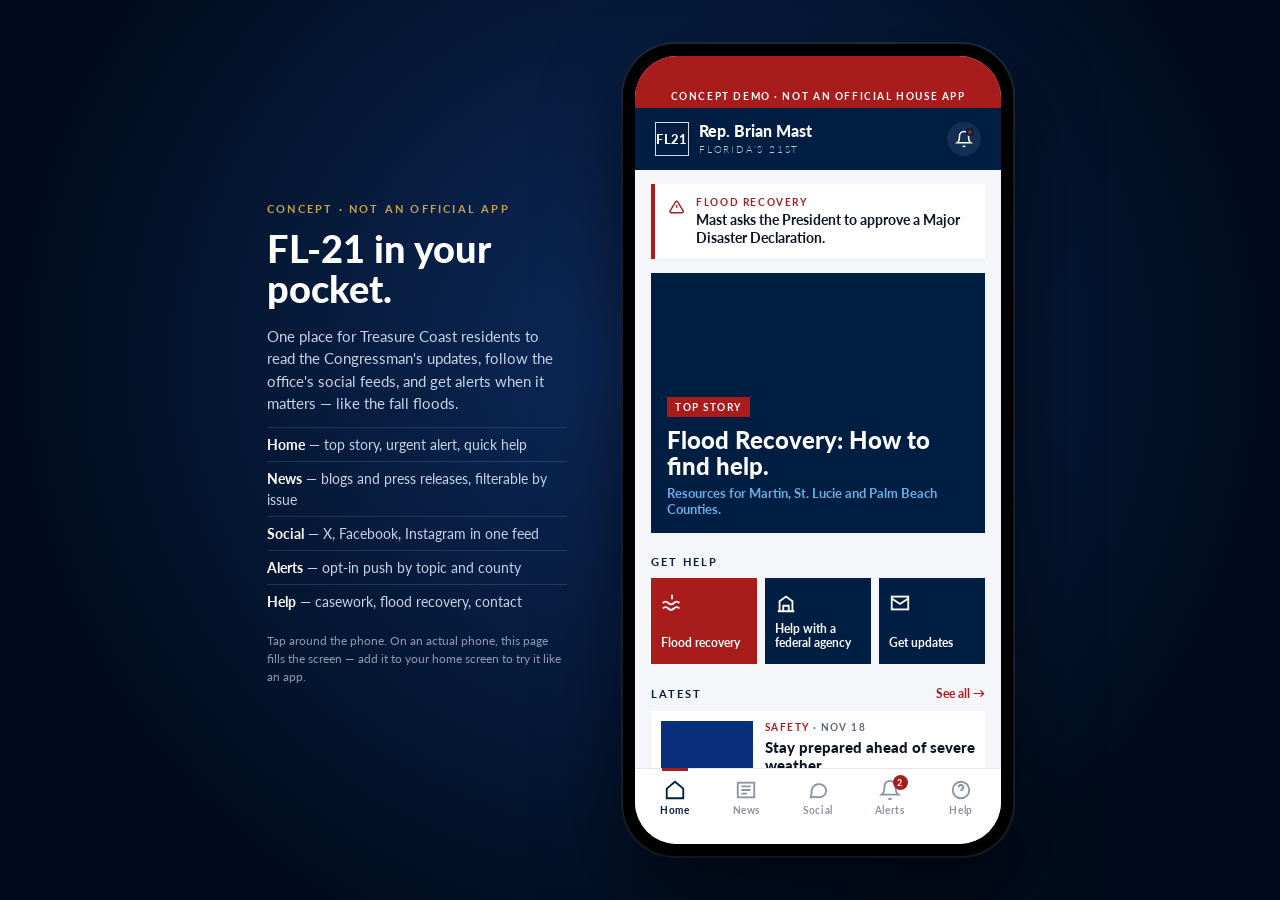
<file: fl21-demo/index.html>
<!DOCTYPE html>
<html lang="en">
<head>
<meta charset="utf-8">
<meta name="viewport" content="width=device-width, initial-scale=1, viewport-fit=cover">
<meta name="apple-mobile-web-app-capable" content="yes">
<meta name="apple-mobile-web-app-status-bar-style" content="black-translucent">
<meta name="apple-mobile-web-app-title" content="Mast FL-21">
<meta name="theme-color" content="#001D42">
<meta name="robots" content="noindex, nofollow">
<link rel="manifest" href="manifest.json">
<link rel="apple-touch-icon" href="icon-180.png">
<link rel="icon" href="icon-192.png">
<title>FL-21 Updates — Concept Demo</title>
<link href="https://fonts.googleapis.com/css2?family=Lato:wght@300;400;700;900&display=swap" rel="stylesheet">
<style>
:root{--navy:#001D42;--royal:#092E7B;--crimson:#A81C1C;--deep:#7A1212;--sky:#6BAFE6;--gold:#C9A24A;--ink:#0B1526;--paper:#F4F6F9;--line:#E2E6EC;--muted:#5C6677}
*{box-sizing:border-box;margin:0;padding:0;-webkit-tap-highlight-color:transparent}
html,body{height:100%}
body{font-family:Lato,system-ui,sans-serif;background:radial-gradient(circle at 50% 40%,#0d2a5c,#000c1d 75%);color:var(--ink);display:flex;align-items:center;justify-content:center;min-height:100vh}
a{color:inherit;text-decoration:none}
/* Phone frame on desktop, full-screen on phones */
.stage{display:flex;gap:56px;align-items:center}
.pitch{max-width:300px;color:#fff}
.pitch .eyebrow{font-size:11px;letter-spacing:.2em;color:var(--gold);font-weight:700;margin-bottom:14px}
.pitch h1{font-weight:900;font-size:38px;line-height:1.05;margin-bottom:16px}
.pitch p{color:#c7d3e6;font-size:15px;line-height:1.5;margin-bottom:12px}
.pitch ul{list-style:none;color:#c7d3e6;font-size:14px;line-height:1.5}
.pitch li{padding:6px 0;border-top:1px solid rgba(255,255,255,.12)}
.pitch li b{color:#fff}
.phone{width:390px;height:812px;border-radius:52px;background:#000;padding:12px;box-shadow:0 40px 80px rgba(0,0,0,.6),0 0 0 2px #1f2a3d}
.screen{position:relative;width:100%;height:100%;border-radius:42px;overflow:hidden;background:var(--paper);display:flex;flex-direction:column}
@media (max-width:760px){
  body{display:block;background:var(--navy)}
  .stage{display:block}.pitch{display:none}
  .phone{width:100%;height:100vh;height:100dvh;border-radius:0;padding:0;box-shadow:none}
  .screen{border-radius:0}
}
@media (display-mode: standalone){body{display:block;background:var(--navy)}.stage{display:block}.pitch{display:none}.phone{width:100%;height:100vh;height:100dvh;border-radius:0;padding:0;box-shadow:none}.screen{border-radius:0}.phone .demo{padding-top:max(8px,env(safe-area-inset-top))}.phone nav.tabs{padding-bottom:max(8px,env(safe-area-inset-bottom))}.sheet .bar{padding-top:max(12px,env(safe-area-inset-top))}}
/* Top */
.demo{background:var(--crimson);color:#fff;font-size:10px;font-weight:700;letter-spacing:.16em;text-align:center;padding:6px 8px;padding-top:max(6px,env(safe-area-inset-top))}
.phone .demo{padding-top:34px}
@media (max-width:760px){.phone .demo{padding-top:max(8px,env(safe-area-inset-top))}}
header.top{background:var(--navy);color:#fff;padding:14px 20px 14px;display:flex;align-items:center;justify-content:space-between}
.brand{display:flex;align-items:center;gap:10px}
.mark{width:34px;height:34px;border:1.5px solid rgba(255,255,255,.85);display:grid;place-items:center;font-weight:900;font-size:13px;letter-spacing:.02em}
.brand .t1{font-weight:900;font-size:16px;line-height:1}
.brand .t2{font-weight:300;font-size:10px;letter-spacing:.18em;opacity:.75;margin-top:4px}
.bell{position:relative;width:34px;height:34px;display:grid;place-items:center;border-radius:50%;background:rgba(255,255,255,.08);cursor:pointer}
.bell .dot{position:absolute;top:6px;right:7px;width:8px;height:8px;background:var(--crimson);border-radius:50%;border:2px solid var(--navy)}
main{flex:1;overflow-y:auto;-webkit-overflow-scrolling:touch}
.view{display:none;padding-bottom:24px}.view.on{display:block;animation:fade .25s ease}
@keyframes fade{from{opacity:0;transform:translateY(6px)}to{opacity:1;transform:none}}
/* Alert strip */
.alert{margin:14px 16px 0;background:#fff;border-left:4px solid var(--crimson);padding:12px 14px;display:flex;gap:12px;align-items:flex-start;cursor:pointer;box-shadow:0 1px 2px rgba(0,0,0,.05)}
.alert .lbl{font-size:10px;font-weight:700;letter-spacing:.16em;color:var(--crimson)}
.alert .txt{font-weight:700;font-size:14px;line-height:1.3;margin-top:3px}
/* Hero */
.hero{position:relative;margin:14px 16px 0;height:260px;overflow:hidden;background:var(--navy) center/cover no-repeat;cursor:pointer;color:#fff}
.hero::after{content:"";position:absolute;inset:0;background:linear-gradient(to bottom,rgba(0,29,66,0) 25%,rgba(0,29,66,.92) 72%,#001D42)}
.hero .in{position:absolute;left:16px;right:16px;bottom:16px;z-index:1}
.badge{display:inline-block;background:var(--crimson);color:#fff;font-size:10px;font-weight:700;letter-spacing:.15em;padding:4px 8px;text-transform:uppercase}
.hero h2{font-weight:900;font-size:24px;line-height:1.1;margin:10px 0 6px}
.hero .sub{color:var(--sky);font-weight:700;font-size:13px}
/* Sections */
.sec{padding:22px 16px 0}
.sech{display:flex;justify-content:space-between;align-items:baseline;margin-bottom:10px}
.sech h3{font-size:11px;font-weight:700;letter-spacing:.18em;color:var(--navy);text-transform:uppercase}
.sech a{font-size:12px;font-weight:700;color:var(--crimson);cursor:pointer}
.quick{display:grid;grid-template-columns:repeat(3,1fr);gap:8px}
.q{background:var(--navy);color:#fff;padding:14px 10px;min-height:86px;display:flex;flex-direction:column;justify-content:space-between;cursor:pointer}
.q:nth-child(1){background:var(--crimson)}
.q svg{width:22px;height:22px}
.q span{font-weight:700;font-size:12px;line-height:1.2}
/* Cards */
.card{display:flex;gap:12px;background:#fff;padding:10px;margin-bottom:8px;cursor:pointer;box-shadow:0 1px 2px rgba(0,0,0,.05)}
.card .img{flex:0 0 92px;height:78px;background:var(--royal) center/cover no-repeat}
.card .meta{font-size:10px;font-weight:700;letter-spacing:.14em;color:var(--muted);text-transform:uppercase}
.card .meta b{color:var(--crimson)}
.card h4{font-weight:900;font-size:15px;line-height:1.2;margin-top:5px;color:var(--ink)}
/* Filter chips */
.chips{display:flex;gap:6px;overflow-x:auto;padding:16px 16px 4px;scrollbar-width:none}
.chips::-webkit-scrollbar{display:none}
.chip{flex:0 0 auto;border:1.5px solid var(--navy);color:var(--navy);font-size:11px;font-weight:700;letter-spacing:.1em;padding:7px 12px;text-transform:uppercase;cursor:pointer;background:transparent}
.chip.on{background:var(--navy);color:#fff}
.pageh{background:var(--navy);color:#fff;padding:20px 20px 22px}
.pageh h2{font-weight:900;font-size:28px;line-height:1.05}
.pageh p{color:var(--sky);font-weight:700;font-size:13px;margin-top:6px}
/* Social */
.sp{background:#fff;margin:12px 16px 0;padding:14px;box-shadow:0 1px 2px rgba(0,0,0,.05)}
.sp .who{display:flex;align-items:center;gap:10px}
.av{width:38px;height:38px;border-radius:50%;background:var(--navy);color:#fff;display:grid;place-items:center;font-weight:900;font-size:13px}
.sp .nm{font-weight:900;font-size:14px}
.sp .hd{font-size:12px;color:var(--muted)}
.plat{margin-left:auto;font-size:10px;font-weight:700;letter-spacing:.12em;color:#fff;background:var(--ink);padding:4px 7px}
.plat.fb{background:#1A4FA0}.plat.ig{background:#8A2B6B}
.sp .body{font-size:14px;line-height:1.45;margin:12px 0 10px}
.sp .ph{height:180px;background:var(--royal) center/cover no-repeat;margin-bottom:10px}
.sp .act{display:flex;gap:18px;font-size:12px;color:var(--muted);font-weight:700}
.sample{font-size:9px;letter-spacing:.14em;color:var(--muted);font-weight:700;text-transform:uppercase;margin-top:8px}
.follow{display:grid;grid-template-columns:repeat(3,1fr);gap:8px;padding:16px 16px 0}
.follow a{background:#fff;border:1.5px solid var(--line);padding:10px 6px;text-align:center;font-size:11px;font-weight:700;letter-spacing:.08em;color:var(--navy)}
/* Alerts */
.al{background:#fff;margin:12px 16px 0;padding:14px;border-top:3px solid var(--navy)}
.al.hot{border-top-color:var(--crimson)}
.al .when{font-size:10px;font-weight:700;letter-spacing:.14em;color:var(--muted);text-transform:uppercase}
.al h4{font-weight:900;font-size:16px;line-height:1.2;margin:6px 0}
.al p{font-size:13px;line-height:1.45;color:#344055}
.toggles{background:#fff;margin:16px 16px 0}
.tg{display:flex;justify-content:space-between;align-items:center;padding:13px 14px;border-bottom:1px solid var(--line);font-size:14px;font-weight:700}
.sw{width:44px;height:26px;border-radius:13px;background:#cfd5de;position:relative;cursor:pointer;transition:.2s}
.sw::after{content:"";position:absolute;top:3px;left:3px;width:20px;height:20px;border-radius:50%;background:#fff;transition:.2s;box-shadow:0 1px 2px rgba(0,0,0,.2)}
.sw.on{background:var(--crimson)}.sw.on::after{left:21px}
/* Help */
.hl{display:flex;align-items:center;gap:14px;background:#fff;margin:8px 16px 0;padding:16px 14px;cursor:pointer}
.hl .ic{width:40px;height:40px;background:var(--navy);color:#fff;display:grid;place-items:center;flex:0 0 40px}
.hl .ic.r{background:var(--crimson)}
.hl b{display:block;font-size:15px;font-weight:900}
.hl small{font-size:12px;color:var(--muted)}
.hl .ar{margin-left:auto;color:var(--crimson);font-weight:900}
.cta{display:block;margin:20px 16px 0;background:var(--crimson);color:#fff;text-align:center;font-weight:700;font-size:12px;letter-spacing:.15em;padding:16px;text-transform:uppercase}
.foot{margin:26px 16px 0;padding-top:12px;border-top:1px solid #d3d9e2;display:flex;justify-content:space-between;font-size:10px;letter-spacing:.16em;color:var(--muted)}
.foot b{color:var(--navy)}
/* Tab bar */
nav.tabs{display:flex;background:#fff;border-top:1px solid var(--line);padding:6px 4px;padding-bottom:max(8px,env(safe-area-inset-bottom))}
.phone nav.tabs{padding-bottom:24px}
@media (max-width:760px){.phone nav.tabs{padding-bottom:max(8px,env(safe-area-inset-bottom))}}
.tab{flex:1;display:flex;flex-direction:column;align-items:center;gap:3px;font-size:10px;font-weight:700;letter-spacing:.06em;color:#8a93a3;cursor:pointer;padding:4px 0;position:relative}
.tab svg{width:22px;height:22px}
.tab.on{color:var(--navy)}
.tab.on::before{content:"";position:absolute;top:-7px;width:26px;height:3px;background:var(--crimson)}
.tab .n{position:absolute;top:0;right:calc(50% - 18px);background:var(--crimson);color:#fff;font-size:9px;min-width:15px;height:15px;border-radius:8px;display:grid;place-items:center;padding:0 3px}
/* Article sheet */
.sheet{position:absolute;inset:0;background:var(--paper);transform:translateX(100%);transition:transform .3s ease;z-index:5;display:flex;flex-direction:column}
.sheet.open{transform:none}
.sheet .bar{background:var(--navy);color:#fff;display:flex;align-items:center;gap:10px;padding:12px 14px;padding-top:44px;font-weight:700;font-size:13px;letter-spacing:.1em}
@media (max-width:760px){.sheet .bar{padding-top:max(12px,env(safe-area-inset-top))}}
.sheet .bar button{background:none;border:0;color:#fff;font:inherit;font-size:22px;cursor:pointer;line-height:1}
.sheet .scroll{flex:1;overflow-y:auto}
.sheet .simg{height:240px;background:var(--navy) center/cover no-repeat}
.sheet .sb{padding:20px}
.sheet h2{font-weight:900;font-size:26px;line-height:1.1;margin:12px 0 8px}
.sheet .date{font-size:11px;letter-spacing:.14em;color:var(--muted);font-weight:700;text-transform:uppercase}
.sheet .note{background:#fff;border-left:4px solid var(--sky);padding:14px;font-size:14px;line-height:1.5;color:#344055;margin-top:16px}
.share{display:flex;gap:8px;margin-top:16px}
.share span{flex:1;text-align:center;border:1.5px solid var(--navy);padding:10px;font-size:11px;font-weight:700;letter-spacing:.12em;color:var(--navy);cursor:pointer}
.toast{position:absolute;left:50%;bottom:96px;transform:translate(-50%,20px);background:var(--ink);color:#fff;font-size:13px;font-weight:700;padding:10px 16px;opacity:0;transition:.25s;z-index:9;white-space:nowrap}
.toast.show{opacity:1;transform:translate(-50%,0)}
</style>
</head>
<body>
<div class="stage">
  <div class="pitch">
    <div class="eyebrow">CONCEPT · NOT AN OFFICIAL APP</div>
    <h1>FL-21 in your pocket.</h1>
    <p>One place for Treasure Coast residents to read the Congressman's updates, follow the office's social feeds, and get alerts when it matters — like the fall floods.</p>
    <ul>
      <li><b>Home</b> — top story, urgent alert, quick help</li>
      <li><b>News</b> — blogs and press releases, filterable by issue</li>
      <li><b>Social</b> — X, Facebook, Instagram in one feed</li>
      <li><b>Alerts</b> — opt-in push by topic and county</li>
      <li><b>Help</b> — casework, flood recovery, contact</li>
    </ul>
    <p style="margin-top:14px;font-size:12px;opacity:.7">Tap around the phone. On an actual phone, this page fills the screen — add it to your home screen to try it like an app.</p>
  </div>

  <div class="phone"><div class="screen" id="screen">
    <div class="demo">CONCEPT DEMO · NOT AN OFFICIAL HOUSE APP</div>
    <header class="top">
      <div class="brand"><div class="mark">FL21</div><div><div class="t1">Rep. Brian Mast</div><div class="t2">FLORIDA'S 21ST</div></div></div>
      <div class="bell" data-go="alerts"><svg width="18" height="18" viewBox="0 0 24 24" fill="none" stroke="#fff" stroke-width="2"><path d="M6 8a6 6 0 0 1 12 0c0 7 3 9 3 9H3s3-2 3-9"/><path d="M10.3 21a1.94 1.94 0 0 0 3.4 0"/></svg><span class="dot"></span></div>
    </header>

    <main id="main">
      <!-- HOME -->
      <section class="view on" id="v-home">
        <div class="alert" data-go="alerts">
          <svg width="22" height="22" viewBox="0 0 24 24" fill="none" stroke="#A81C1C" stroke-width="2.2"><path d="M12 9v4M12 17h.01"/><path d="M10.3 3.9 1.8 18a2 2 0 0 0 1.7 3h17a2 2 0 0 0 1.7-3L13.7 3.9a2 2 0 0 0-3.4 0z"/></svg>
          <div><div class="lbl">FLOOD RECOVERY</div><div class="txt">Mast asks the President to approve a Major Disaster Declaration.</div></div>
        </div>
        <div id="hero"></div>
        <div class="sec">
          <div class="sech"><h3>Get help</h3></div>
          <div class="quick">
            <a class="q" href="https://mast.house.gov/2026/11/09/flood-recovery-how-to-find-help/" target="_blank"><svg viewBox="0 0 24 24" fill="none" stroke="#fff" stroke-width="2"><path d="M2 12c2-2 4-2 6 0s4 2 6 0 4-2 6 0"/><path d="M2 18c2-2 4-2 6 0s4 2 6 0 4-2 6 0"/><path d="M12 3v5"/></svg><span>Flood recovery</span></a>
            <a class="q" data-go="help"><svg viewBox="0 0 24 24" fill="none" stroke="#fff" stroke-width="2"><path d="M3 21h18M5 21V10l7-5 7 5v11M9 21v-6h6v6"/></svg><span>Help with a federal agency</span></a>
            <a class="q" data-go="alerts"><svg viewBox="0 0 24 24" fill="none" stroke="#fff" stroke-width="2"><rect x="3" y="5" width="18" height="14"/><path d="m3 7 9 6 9-6"/></svg><span>Get updates</span></a>
          </div>
        </div>
        <div class="sec">
          <div class="sech"><h3>Latest</h3><a data-go="news">See all →</a></div>
          <div id="latest"></div>
        </div>
        <div class="foot"><b>MAST.HOUSE.GOV</b><span>REP. BRIAN MAST · FL-21</span></div>
      </section>

      <!-- NEWS -->
      <section class="view" id="v-news">
        <div class="pageh"><h2>News &amp; updates.</h2><p>Blogs and press releases from the office.</p></div>
        <div class="chips" id="chips"></div>
        <div class="sec" style="padding-top:10px"><div id="newslist"></div></div>
      </section>

      <!-- SOCIAL -->
      <section class="view" id="v-social">
        <div class="pageh"><h2>Social.</h2><p>Every channel, one feed.</p></div>
        <div class="follow">
          <a href="https://x.com/RepBrianMast" target="_blank">X</a>
          <a href="https://www.facebook.com/RepBrianMast" target="_blank">FACEBOOK</a>
          <a href="https://www.instagram.com/repbrianmast" target="_blank">INSTAGRAM</a>
        </div>
        <div id="social"></div>
        <p class="sample" style="padding:14px 16px 0">Sample posts built from recent mast.house.gov headlines. A real version would pull each platform's live feed.</p>
      </section>

      <!-- ALERTS -->
      <section class="view" id="v-alerts">
        <div class="pageh"><h2>Alerts.</h2><p>Only what matters, only when it matters.</p></div>
        <div class="al hot"><div class="when">Nov 17 · Flood recovery</div><h4>More rain forecasted. Mast asks the President to approve a Major Disaster Declaration.</h4><p>Tap for the full release and what it means for Martin, St. Lucie and Palm Beach Counties.</p></div>
        <div class="al hot"><div class="when">Nov 18 · Safety</div><h4>Stay prepared ahead of severe weather.</h4><p>What to have ready before the next round of storms.</p></div>
        <div class="al"><div class="when">Nov 3 · Election Day</div><h4>Flooding has moved some polling places.</h4><p>Check your polling location before you go.</p></div>
        <div class="sec"><div class="sech"><h3>Notify me about</h3></div></div>
        <div class="toggles" id="toggles"></div>
        <div class="sec"><div class="sech"><h3>My county</h3></div></div>
        <div class="chips" id="counties" style="padding-top:0"></div>
      </section>

      <!-- HELP -->
      <section class="view" id="v-help">
        <div class="pageh"><h2>How can we help?</h2><p>The office works for you — here's where to start.</p></div>
        <a class="hl" href="https://mast.house.gov/2026/11/09/flood-recovery-how-to-find-help/" target="_blank"><div class="ic r">≈</div><div><b>Flood recovery</b><small>Assistance, insurance, and county resources</small></div><span class="ar">→</span></a>
        <a class="hl" href="https://mast.house.gov" target="_blank"><div class="ic">★</div><div><b>Help with a federal agency</b><small>VA, Social Security, IRS, passports and more</small></div><span class="ar">→</span></a>
        <a class="hl" href="https://mast.house.gov" target="_blank"><div class="ic">✉</div><div><b>Share your opinion</b><small>Write to the Congressman on an issue</small></div><span class="ar">→</span></a>
        <a class="hl" href="https://mast.house.gov" target="_blank"><div class="ic">⚑</div><div><b>Plan a D.C. visit</b><small>Capitol tours and flag requests</small></div><span class="ar">→</span></a>
        <a class="hl" href="https://mast.house.gov" target="_blank"><div class="ic">⌂</div><div><b>Office locations</b><small>Washington and the Treasure Coast</small></div><span class="ar">→</span></a>
        <a class="cta" href="https://mast.house.gov" target="_blank">Contact the office →</a>
        <div class="foot"><b>MAST.HOUSE.GOV</b><span>REP. BRIAN MAST · FL-21</span></div>
      </section>
    </main>

    <nav class="tabs" id="tabs">
      <div class="tab on" data-go="home"><svg viewBox="0 0 24 24" fill="none" stroke="currentColor" stroke-width="2"><path d="M3 10.5 12 3l9 7.5V21H3z"/></svg>Home</div>
      <div class="tab" data-go="news"><svg viewBox="0 0 24 24" fill="none" stroke="currentColor" stroke-width="2"><rect x="3" y="4" width="18" height="16"/><path d="M7 8h10M7 12h10M7 16h6"/></svg>News</div>
      <div class="tab" data-go="social"><svg viewBox="0 0 24 24" fill="none" stroke="currentColor" stroke-width="2"><path d="M21 12a8 8 0 0 1-11.5 7.2L4 20l1-4.5A8 8 0 1 1 21 12z"/></svg>Social</div>
      <div class="tab" data-go="alerts"><svg viewBox="0 0 24 24" fill="none" stroke="currentColor" stroke-width="2"><path d="M6 8a6 6 0 0 1 12 0c0 7 3 9 3 9H3s3-2 3-9"/><path d="M10.3 21a1.94 1.94 0 0 0 3.4 0"/></svg>Alerts<span class="n">2</span></div>
      <div class="tab" data-go="help"><svg viewBox="0 0 24 24" fill="none" stroke="currentColor" stroke-width="2"><circle cx="12" cy="12" r="9"/><path d="M9.5 9a2.5 2.5 0 1 1 3.5 2.3c-.6.3-1 .9-1 1.7M12 17h.01"/></svg>Help</div>
    </nav>

    <div class="sheet" id="sheet">
      <div class="bar"><button id="back">‹</button><span>MAST.HOUSE.GOV</span></div>
      <div class="scroll">
        <div class="simg" id="s-img"></div>
        <div class="sb">
          <span class="badge" id="s-cat"></span>
          <h2 id="s-title"></h2>
          <div class="date" id="s-date"></div>
          <div class="note">In the app, the full post would load right here — text, photos and video — pulled straight from WordPress, so nothing has to be posted twice.</div>
          <a class="cta" id="s-link" target="_blank" style="margin:16px 0 0">Read on mast.house.gov →</a>
          <div class="share"><span data-toast="Link copied">Copy link</span><span data-toast="Saved for later">Save</span><span data-toast="Share sheet opens here">Share</span></div>
        </div>
      </div>
    </div>
    <div class="toast" id="toast"></div>
  </div></div>
</div>

<script>
const U='https://mast.house.gov/wp-content/uploads/';
const posts=[
 {t:"Stay prepared ahead of severe weather",d:"Nov 18, 2026",c:["Blog","Safety"],u:"2026/11/18/stay-prepared-ahead-of-severe-weather/",i:"2026/11/DSC00942.jpeg"},
 {t:"With more rain forecasted, Mast asks President to approve Major Disaster Declaration",d:"Nov 17, 2026",c:["Press Releases"],u:"2026/11/17/with-more-rain-forecasted-mast-asks-president-to-approve-major-disaster-declaration/",i:"2026/07/2025-TOWN-HALLS-2823.jpg"},
 {t:"Aaron Vaughn's name belongs in Hobe Sound",d:"Nov 16, 2026",c:["Blog","Defense","Veterans"],u:"2026/11/16/aaron-vaughns-name-belongs-in-hobe-sound/",i:"2026/11/vaughn_thumbnail_v2.jpg"},
 {t:"Mast leads Florida delegation urging President to approve disaster declaration after historic flooding",d:"Nov 12, 2026",c:["Press Releases"],u:"2026/11/12/mast-leads-florida-delegation-urging-president-to-approve-disaster-declaration-after-historic-flooding/",i:"2026/07/2025-TOWN-HALLS-2823.jpg"},
 {t:"Thank you, vets!",d:"Nov 11, 2026",c:["Blog","Veterans"],u:"2026/11/11/thank-you-vets/",i:"2026/07/f-7-f7716c8c-472d-41a6-bc84-09a8f901f6d2-3b84550d5a8003076d674fb7fe1741667878c17db33cf6829f0174865bc6eec4-sav4241-photogallery.jpg"},
 {t:"Flood Recovery: How to find help",d:"Nov 9, 2026",c:["Blog"],u:"2026/11/09/flood-recovery-how-to-find-help/",i:"2026/11/flood-recovery-share-1200x630-1.jpg"},
 {t:"Election Day: Flooding has moved some polling places",d:"Nov 3, 2026",c:["Blog"],u:"2026/11/03/election-day-flooding-has-moved-some-polling-places/",i:"2026/11/Untitled-Design-1-400x250.png"},
 {t:"When the lagoon's healthy, we're healthy",d:"Oct 27, 2026",c:["Blog","Environment"],u:"2026/10/27/when-the-lagoons-healthy-were-healthy/",i:"2026/10/DSC09796.jpg"},
 {t:"Wins for Florida",d:"Oct 26, 2026",c:["Blog","Tax"],u:"2026/10/26/wins-for-florida/",i:"2026/10/DSC08075.jpg"}
];
const $=s=>document.querySelector(s);
const bg=p=>`background-image:url('${U+p.i}')`;
const cat=p=>p.c[p.c.length>1?1:0];
const card=(p,k)=>`<div class="card" data-post="${k}"><div class="img" style="${bg(p)}"></div><div><div class="meta"><b>${cat(p)}</b> · ${p.d.replace(', 2026','')}</div><h4>${p.t}</h4></div></div>`;

// Home
const lead=posts[5];
$('#hero').innerHTML=`<div class="hero" data-post="5" style="${bg(lead)}"><div class="in"><span class="badge">Top story</span><h2>${lead.t}.</h2><div class="sub">Resources for Martin, St. Lucie and Palm Beach Counties.</div></div></div>`;
$('#latest').innerHTML=[0,2,4].map(k=>card(posts[k],k)).join('');

// News + filters
const cats=["All","Blog","Press Releases","Safety","Veterans","Environment","Defense","Tax"];
let cur="All";
function renderNews(){
  $('#chips').innerHTML=cats.map(c=>`<button class="chip${c===cur?' on':''}" data-cat="${c}">${c}</button>`).join('');
  $('#newslist').innerHTML=posts.map((p,k)=>[p,k]).filter(([p])=>cur==="All"||p.c.includes(cur)).map(([p,k])=>card(p,k)).join('');
}
renderNews();

// Social (sample)
const soc=[
 {pl:"X",cls:"",k:1,b:"More rain is on the way. I'm asking the President to approve a Major Disaster Declaration for the Treasure Coast — our families can't wait.",ph:false},
 {pl:"FACEBOOK",cls:"fb",k:5,b:"If your home or business was hit by the floods, here's where to find help — FEMA, SBA, insurance deadlines and county resources, all in one place.",ph:true},
 {pl:"INSTAGRAM",cls:"ig",k:4,b:"Thank you, vets. 🇺🇸",ph:true},
 {pl:"X",cls:"",k:7,b:"When the lagoon's healthy, we're healthy.",ph:false}
];
$('#social').innerHTML=soc.map(s=>`<div class="sp" data-post="${s.k}"><div class="who"><div class="av">BM</div><div><div class="nm">Rep. Brian Mast</div><div class="hd">@RepBrianMast · ${posts[s.k].d.replace(', 2026','')}</div></div><span class="plat ${s.cls}">${s.pl}</span></div><div class="body">${s.b}</div>${s.ph?`<div class="ph" style="${bg(posts[s.k])}"></div>`:''}<div class="act"><span>♡ Like</span><span>↻ Share</span><span>→ Open post</span></div><div class="sample">Sample post · concept</div></div>`).join('');

// Alerts toggles + county
const tg=[["Flooding & emergencies",1],["Water & Lake O",1],["Veterans",0],["Town halls & events",1],["Weekly newsletter",0]];
$('#toggles').innerHTML=tg.map(([n,o])=>`<div class="tg">${n}<div class="sw${o?' on':''}"></div></div>`).join('');
const cs=["Martin","St. Lucie","Palm Beach"];
$('#counties').innerHTML=cs.map((c,i)=>`<button class="chip${i===0?' on':''}" data-county>${c}</button>`).join('');

// Routing
function go(v){
  document.querySelectorAll('.view').forEach(e=>e.classList.toggle('on',e.id==='v-'+v));
  document.querySelectorAll('.tab').forEach(e=>e.classList.toggle('on',e.dataset.go===v));
  $('#main').scrollTop=0;$('#sheet').classList.remove('open');
}
function openPost(k){
  const p=posts[k];
  $('#s-img').style.backgroundImage=`url('${U+p.i}')`;
  $('#s-cat').textContent=cat(p);$('#s-title').textContent=p.t;$('#s-date').textContent=p.d;
  $('#s-link').href='https://mast.house.gov/'+p.u;
  $('#sheet .scroll').scrollTop=0;$('#sheet').classList.add('open');
}
function toast(m){const t=$('#toast');t.textContent=m;t.classList.add('show');clearTimeout(t._h);t._h=setTimeout(()=>t.classList.remove('show'),1400)}
document.addEventListener('click',e=>{
  const g=e.target.closest('[data-go]'); if(g&&!g.href){go(g.dataset.go);return}
  const p=e.target.closest('[data-post]'); if(p){openPost(+p.dataset.post);return}
  const c=e.target.closest('[data-cat]'); if(c){cur=c.dataset.cat;renderNews();return}
  const s=e.target.closest('.sw'); if(s){s.classList.toggle('on');toast(s.classList.contains('on')?'Alerts on':'Alerts off');return}
  const co=e.target.closest('[data-county]'); if(co){document.querySelectorAll('[data-county]').forEach(x=>x.classList.toggle('on',x===co));toast(co.textContent+' County selected');return}
  const t=e.target.closest('[data-toast]'); if(t){toast(t.dataset.toast);return}
});
$('#back').onclick=()=>$('#sheet').classList.remove('open');
</script>
</body>
</html>
</file>
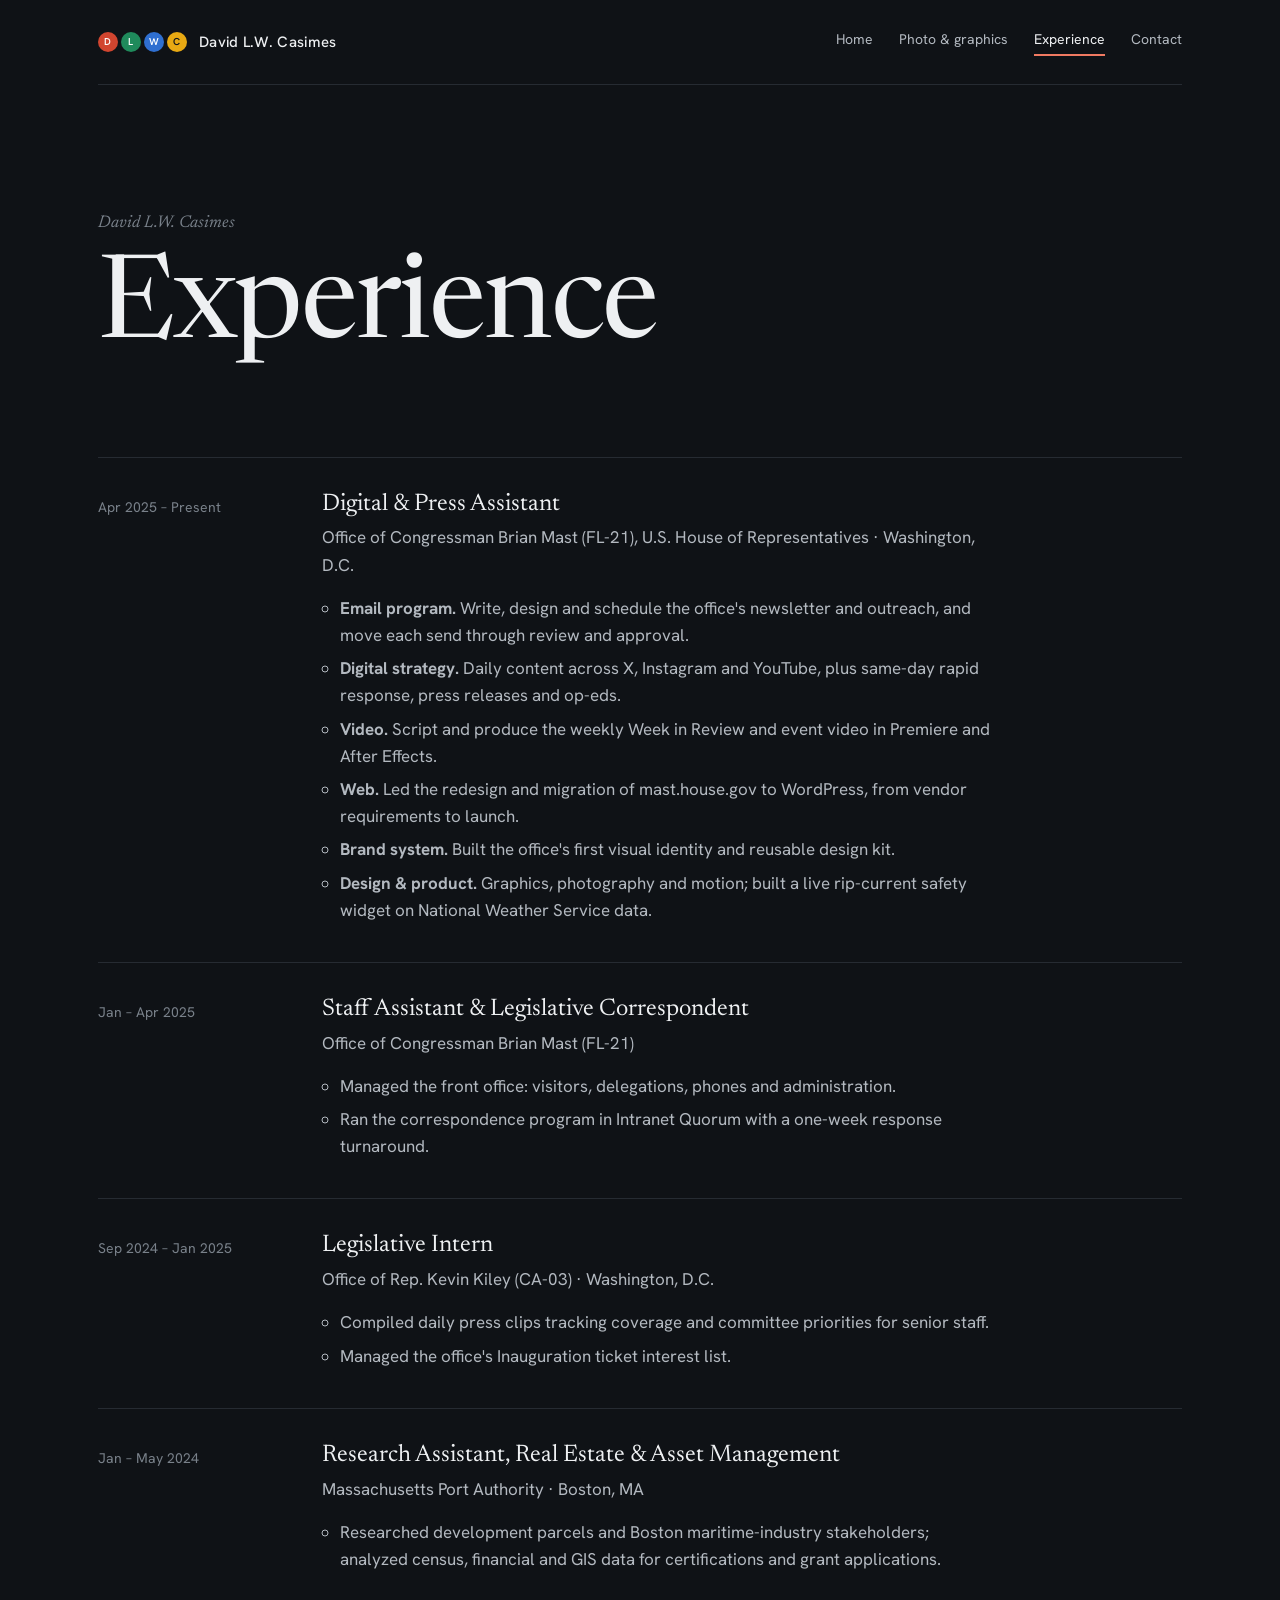
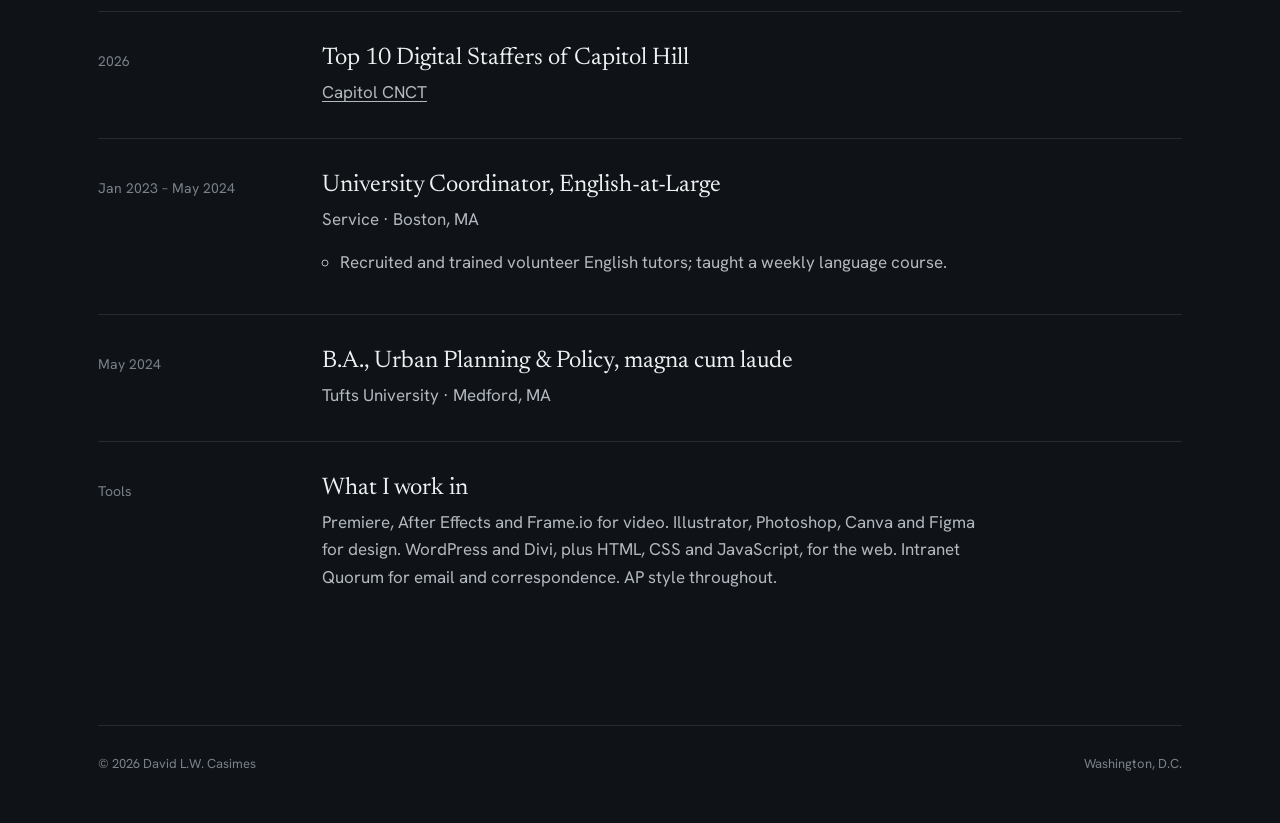
<file: experience.html>
<!DOCTYPE html>
<html lang="en">
<head>
<meta charset="utf-8">
<meta name="viewport" content="width=device-width, initial-scale=1">
<title>Experience · David L.W. Casimes</title>
<meta name="description" content="David L.W. Casimes runs digital and press for a U.S. House office: email, social, video, web, design and writing.">
<meta property="og:type" content="website">
<meta property="og:site_name" content="David L.W. Casimes">
<meta property="og:title" content="Experience · David L.W. Casimes">
<meta property="og:description" content="Digital communications and press at the U.S. House of Representatives">
<meta property="og:url" content="https://davidlwcasimes-ui.github.io/experience.html">
<meta property="og:image" content="https://davidlwcasimes-ui.github.io/img/og.png">
<meta property="og:image:width" content="1200">
<meta property="og:image:height" content="630">
<meta property="og:image:alt" content="D, L, W, C in four colored circles">
<meta name="twitter:card" content="summary_large_image">
<meta name="twitter:image" content="https://davidlwcasimes-ui.github.io/img/og.png">
<link rel="apple-touch-icon" href="img/icon.png">
<link rel="preconnect" href="https://fonts.googleapis.com">
<link rel="preconnect" href="https://fonts.gstatic.com" crossorigin>
<link href="https://fonts.googleapis.com/css2?family=Hanken+Grotesk:wght@300;400;500;600&family=Newsreader:ital,opsz,wght@0,6..72,300;0,6..72,400;1,6..72,300;1,6..72,400&display=swap" rel="stylesheet">
<link rel="stylesheet" href="styles.css?v=9">
<link rel="icon" href="data:image/svg+xml,%3Csvg xmlns='http://www.w3.org/2000/svg' viewBox='0 0 32 32'%3E%3Ccircle cx='16' cy='16' r='15' fill='%23d1452f'/%3E%3Ctext x='16' y='21.5' text-anchor='middle' font-family='Georgia,serif' font-size='16' fill='%23ffffff'%3ED%3C/text%3E%3C/svg%3E">
</head>
<body>
<div class="wrap">

<header class="masthead">
  <a class="mark" href="index.html" aria-label="David L.W. Casimes, home">
    <span class="bullets" aria-hidden="true"><i>D</i><i>L</i><i>W</i><i>C</i></span>
    David L.W. Casimes
  </a>
  <nav aria-label="Main">
    <a href="index.html">Home</a>
    <a href="work.html">Photo &amp; graphics</a>
    <a href="experience.html" aria-current="page">Experience</a>
    <a href="index.html#contact">Contact</a>
  </nav>
</header>

<section class="hero" style="border-top:0">
  <div>
    <p class="eyebrow">David L.W. Casimes</p>
    <h1>Experience</h1>
  </div>
</section>

<section aria-label="Experience" style="padding-top:0;border-top:0">
  <ul class="timeline">
    <li>
      <span class="when">Apr 2025 – Present</span>
      <div>
        <h3>Digital &amp; Press Assistant</h3>
        <p class="org">Office of Congressman Brian Mast (FL-21), U.S. House of Representatives · Washington, D.C.</p>
        <ul>
          <li><b>Email program.</b> Write, design and schedule the office's newsletter and outreach, and move each send through review and approval.</li>
          <li><b>Digital strategy.</b> Daily content across X, Instagram and YouTube, plus same-day rapid response, press releases and op-eds.</li>
          <li><b>Video.</b> Script and produce the weekly Week in Review and event video in Premiere and After Effects.</li>
          <li><b>Web.</b> Led the redesign and migration of mast.house.gov to WordPress, from vendor requirements to launch.</li>
          <li><b>Brand system.</b> Built the office's first visual identity and reusable design kit.</li>
          <li><b>Design &amp; product.</b> Graphics, photography and motion; built a live rip-current safety widget on National Weather Service data.</li>
        </ul>
      </div>
    </li>
    <li>
      <span class="when">Jan – Apr 2025</span>
      <div>
        <h3>Staff Assistant &amp; Legislative Correspondent</h3>
        <p class="org">Office of Congressman Brian Mast (FL-21)</p>
        <ul>
          <li>Managed the front office: visitors, delegations, phones and administration.</li>
          <li>Ran the correspondence program in Intranet Quorum with a one-week response turnaround.</li>
        </ul>
      </div>
    </li>
    <li>
      <span class="when">Sep 2024 – Jan 2025</span>
      <div>
        <h3>Legislative Intern</h3>
        <p class="org">Office of Rep. Kevin Kiley (CA-03) · Washington, D.C.</p>
        <ul>
          <li>Compiled daily press clips tracking coverage and committee priorities for senior staff.</li>
          <li>Managed the office's Inauguration ticket interest list.</li>
        </ul>
      </div>
    </li>
    <li>
      <span class="when">Jan – May 2024</span>
      <div>
        <h3>Research Assistant, Real Estate &amp; Asset Management</h3>
        <p class="org">Massachusetts Port Authority · Boston, MA</p>
        <ul><li>Researched development parcels and Boston maritime-industry stakeholders; analyzed census, financial and GIS data for certifications and grant applications.</li></ul>
      </div>
    </li>
    <li>
      <span class="when">2026</span>
      <div>
        <h3>Top 10 Digital Staffers of Capitol Hill</h3>
        <p class="org"><a href="https://capitolcnct.com/top-ten-digital-staffers-26" target="_blank" rel="noopener">Capitol CNCT</a></p>
      </div>
    </li>
    <li>
      <span class="when">Jan 2023 – May 2024</span>
      <div>
        <h3>University Coordinator, English-at-Large</h3>
        <p class="org">Service · Boston, MA</p>
        <ul><li>Recruited and trained volunteer English tutors; taught a weekly language course.</li></ul>
      </div>
    </li>
    <li>
      <span class="when">May 2024</span>
      <div>
        <h3>B.A., Urban Planning &amp; Policy, magna cum laude</h3>
        <p class="org">Tufts University · Medford, MA</p>
      </div>
    </li>
    <li>
      <span class="when">Tools</span>
      <div>
        <h3>What I work in</h3>
        <p class="org">Premiere, After Effects and Frame.io for video. Illustrator, Photoshop, Canva and Figma for design. WordPress and Divi, plus HTML, CSS and JavaScript, for the web. Intranet Quorum for email and correspondence. AP style throughout.</p>
      </div>
    </li>
  </ul>
</section>

<footer class="site">
  <span>© 2026 David L.W. Casimes</span>
  <span>Washington, D.C.</span>
</footer>

</div>
</body>
</html>
</file>
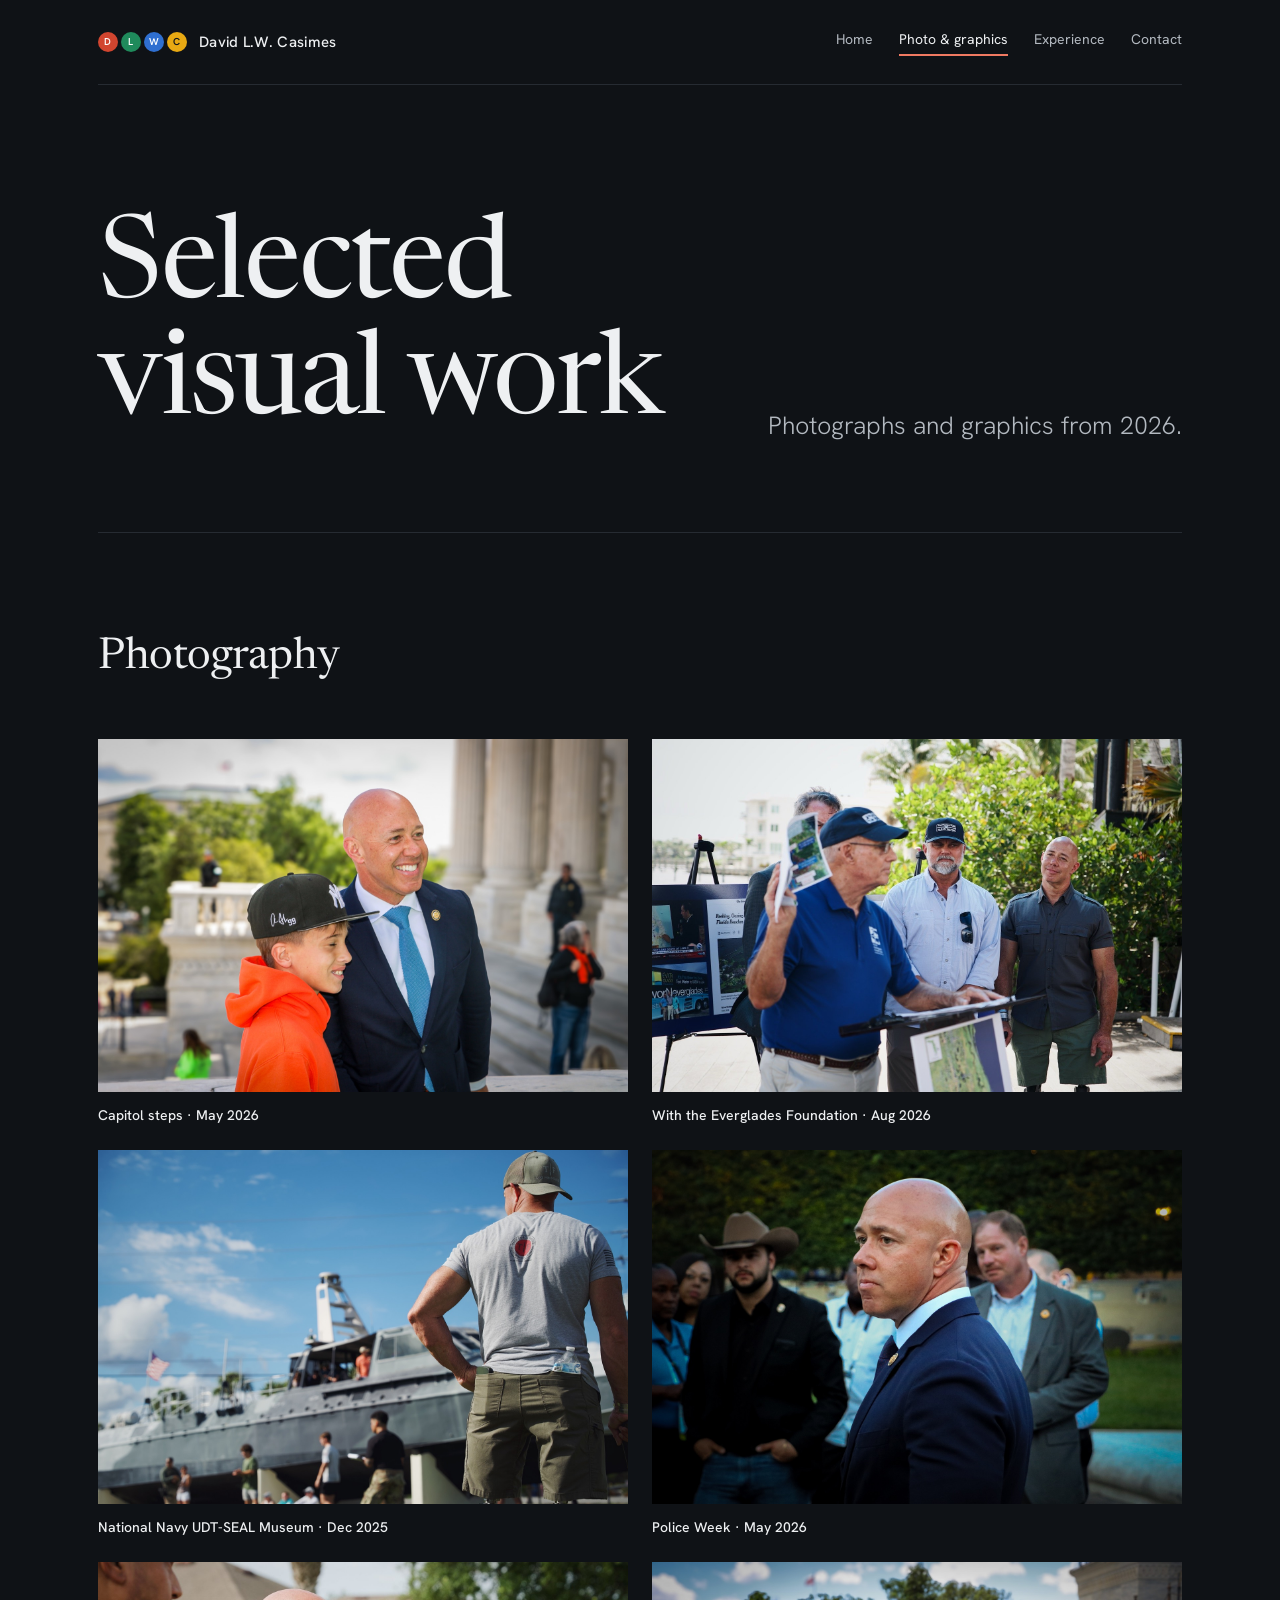
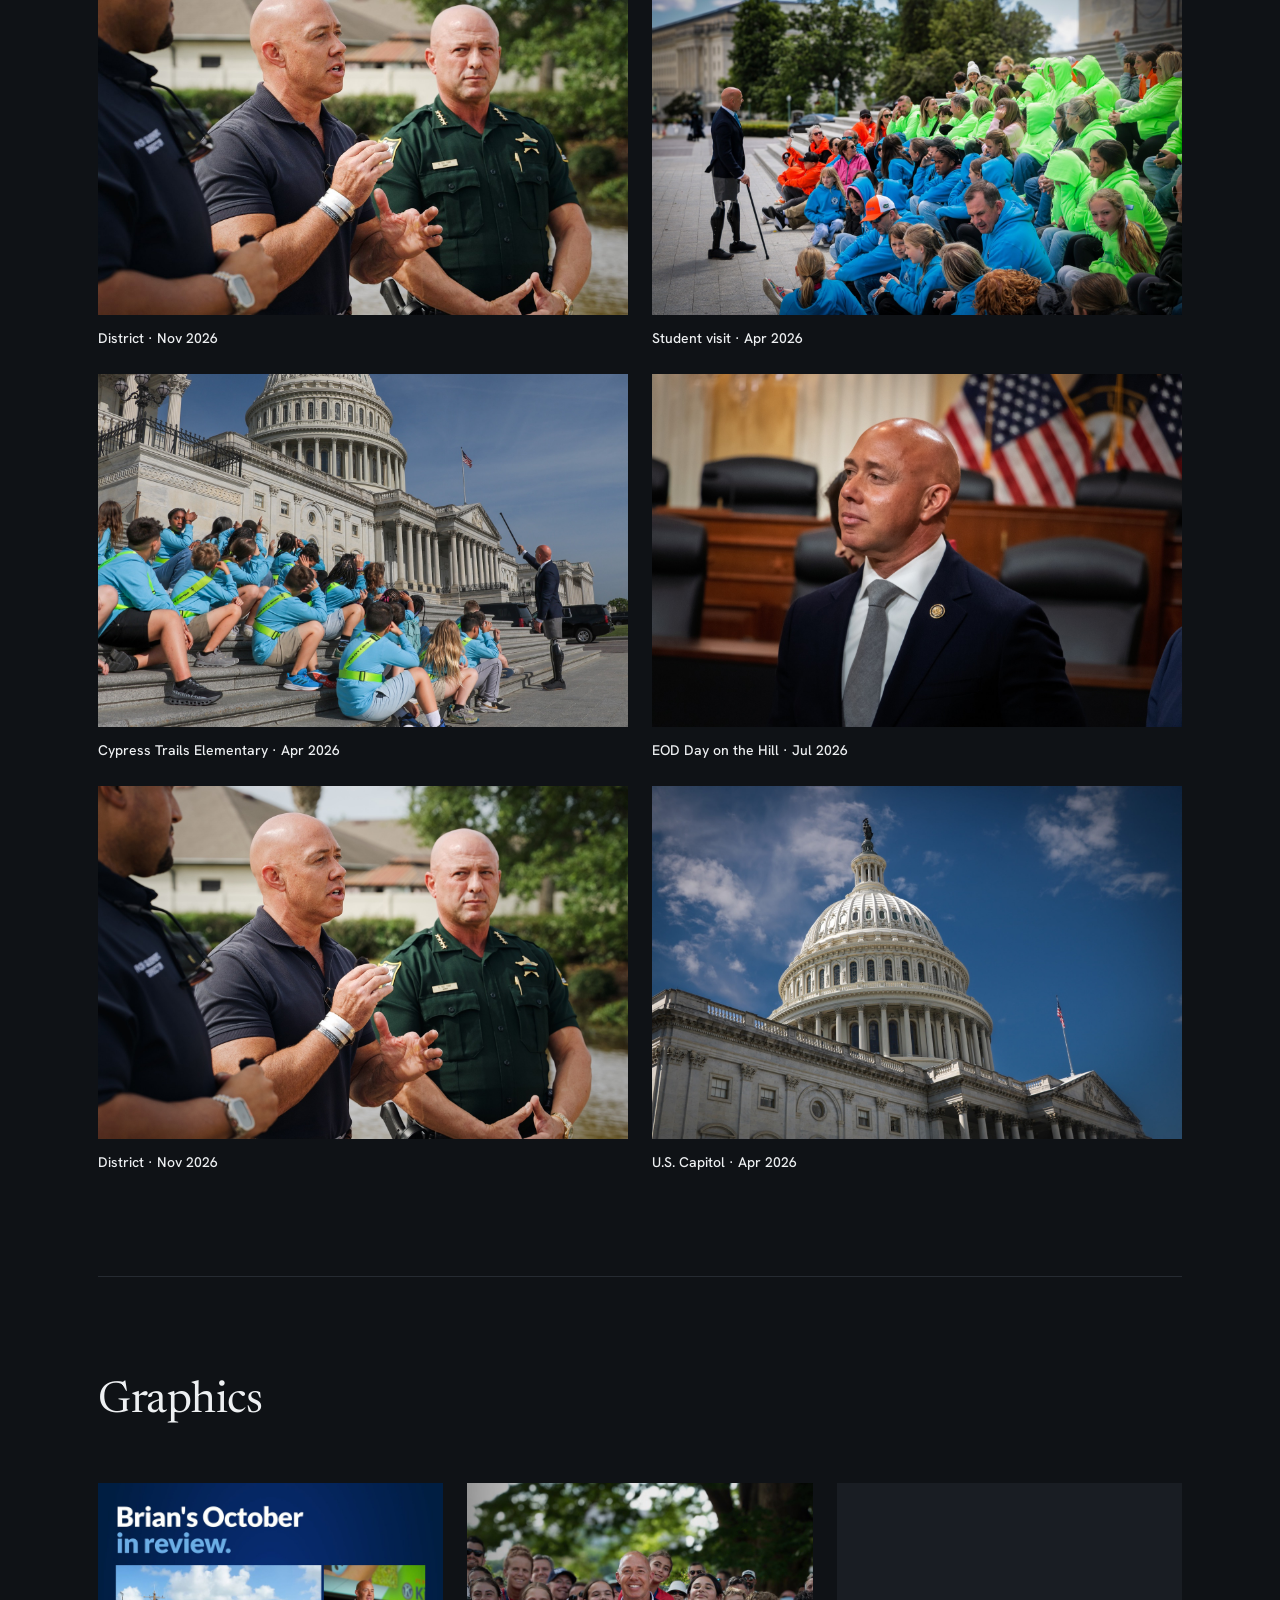
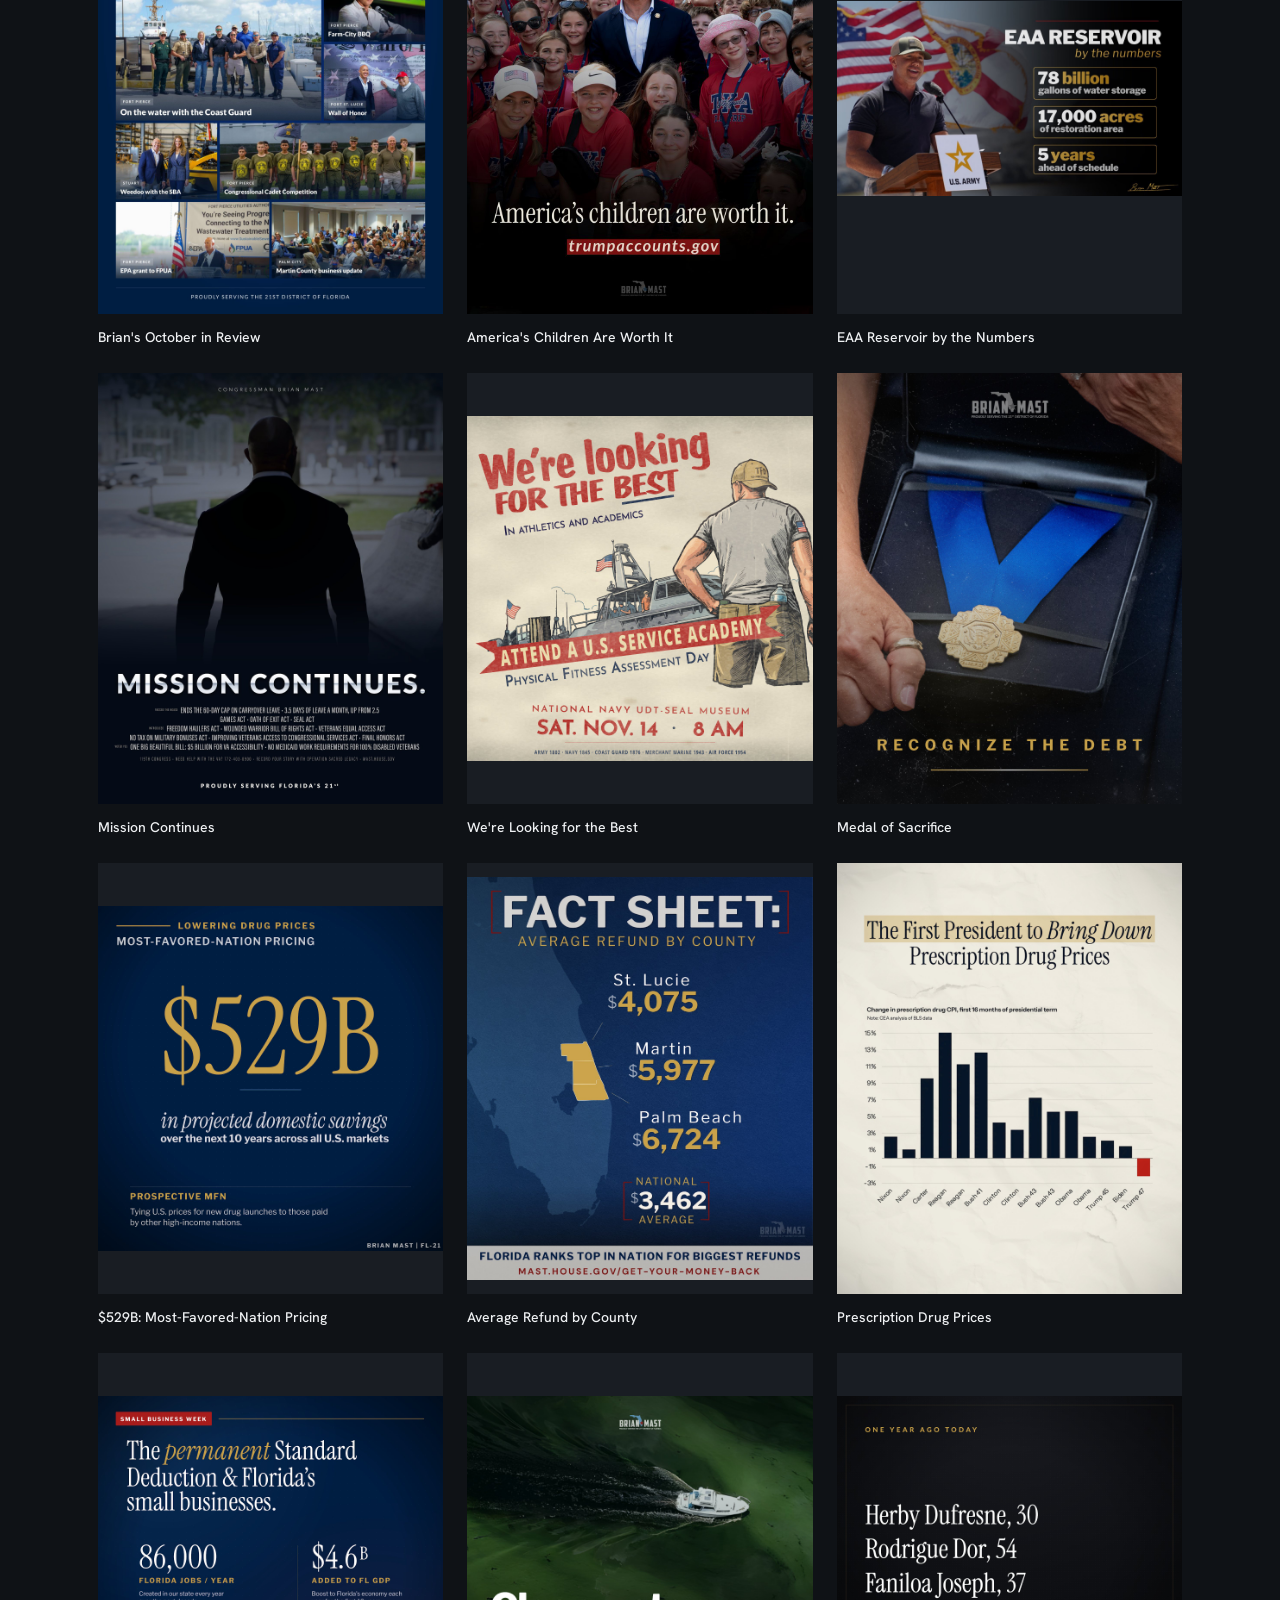
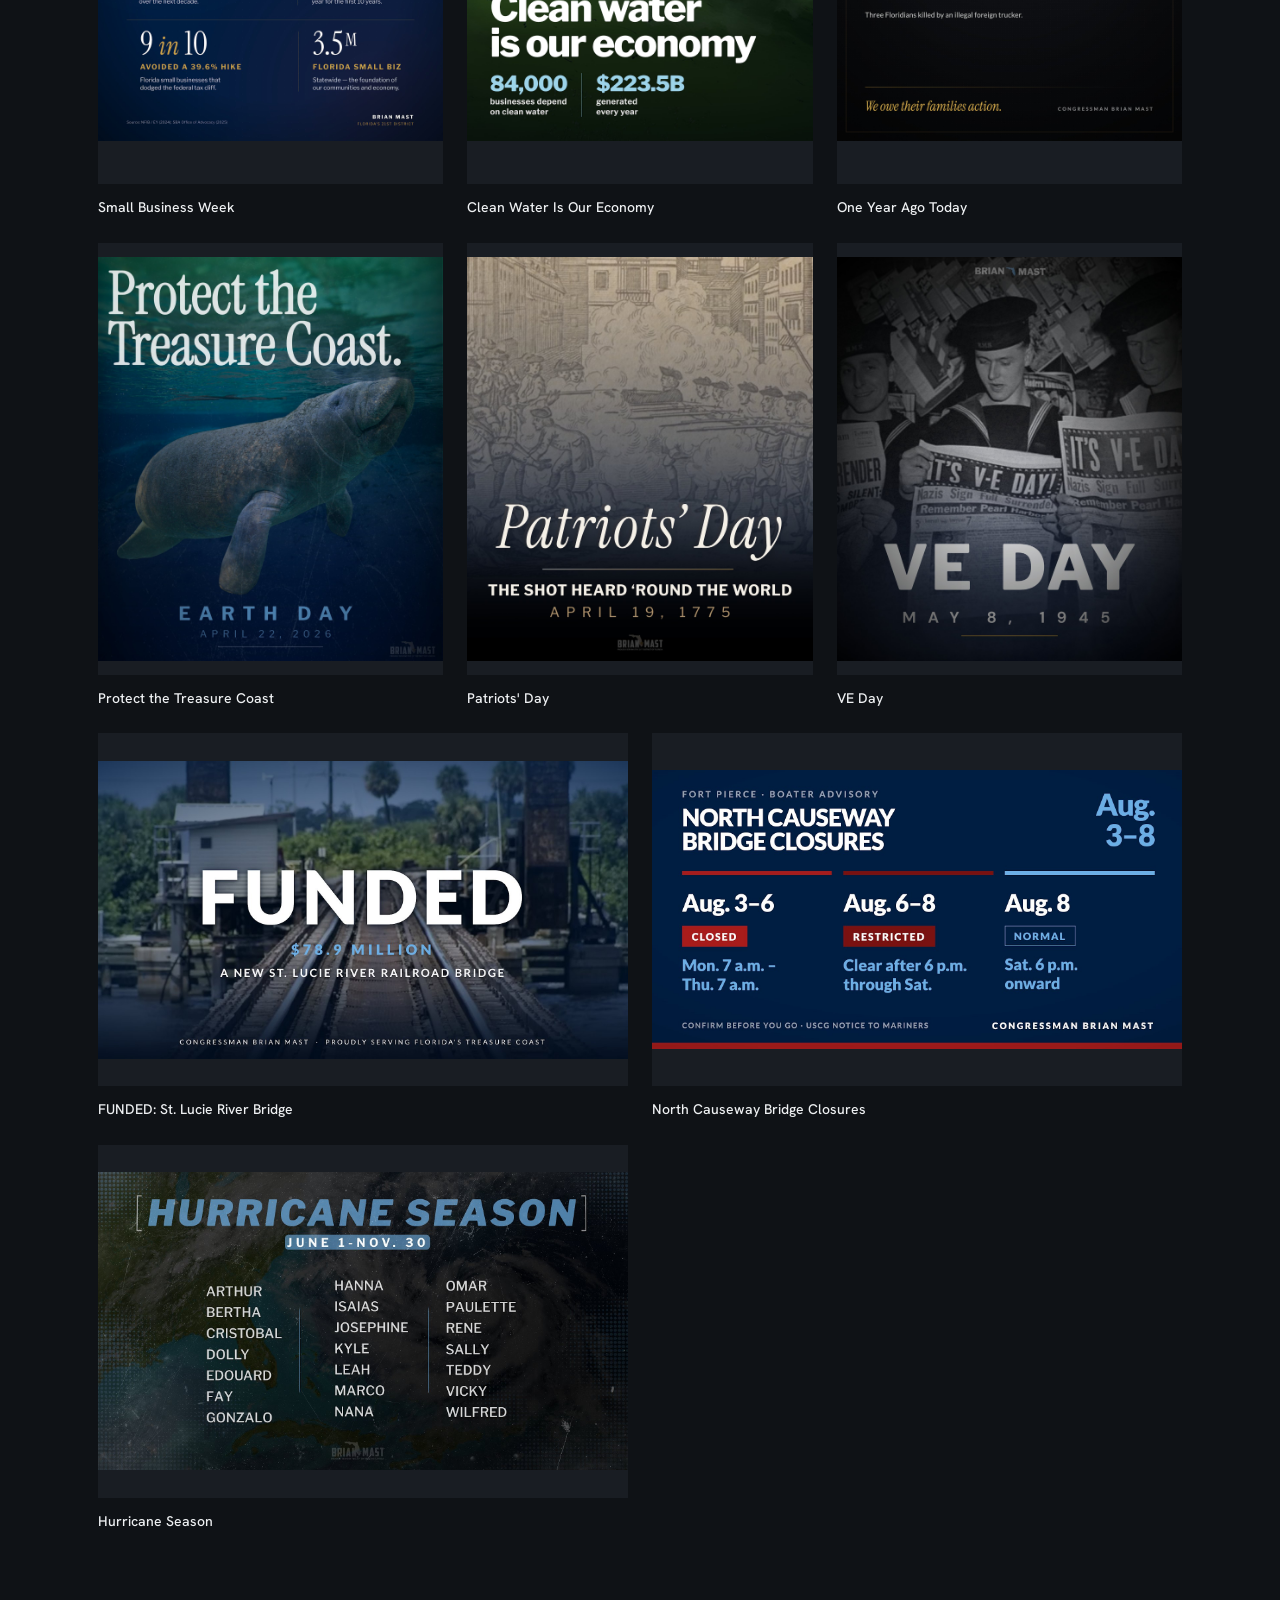
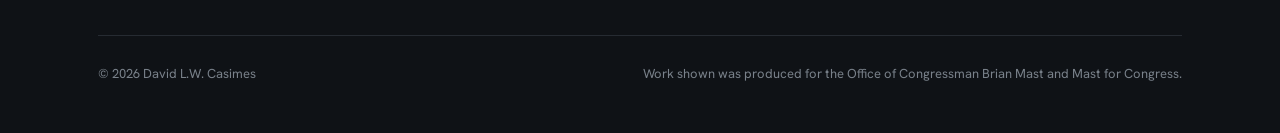
<file: work.html>
<!DOCTYPE html>
<html lang="en">
<head>
<meta charset="utf-8">
<meta name="viewport" content="width=device-width, initial-scale=1">
<title>Photo &amp; Graphics · David L.W. Casimes</title>
<meta name="description" content="David L.W. Casimes: digital, press, design, photography and video in Washington, D.C.">
<meta property="og:type" content="website">
<meta property="og:site_name" content="David L.W. Casimes">
<meta property="og:title" content="Photo &amp; Graphics · David L.W. Casimes">
<meta property="og:description" content="Digital communications and press at the U.S. House of Representatives">
<meta property="og:url" content="https://davidlwcasimes-ui.github.io/work.html">
<meta property="og:image" content="https://davidlwcasimes-ui.github.io/img/og.png">
<meta property="og:image:width" content="1200">
<meta property="og:image:height" content="630">
<meta property="og:image:alt" content="D, L, W, C in four colored circles">
<meta name="twitter:card" content="summary_large_image">
<meta name="twitter:image" content="https://davidlwcasimes-ui.github.io/img/og.png">
<link rel="apple-touch-icon" href="img/icon.png">
<link rel="preconnect" href="https://fonts.googleapis.com">
<link rel="preconnect" href="https://fonts.gstatic.com" crossorigin>
<link href="https://fonts.googleapis.com/css2?family=Hanken+Grotesk:wght@300;400;500;600&family=Newsreader:ital,opsz,wght@0,6..72,300;0,6..72,400;1,6..72,300;1,6..72,400&display=swap" rel="stylesheet">
<link rel="stylesheet" href="styles.css?v=9">
<link rel="icon" href="data:image/svg+xml,%3Csvg xmlns='http://www.w3.org/2000/svg' viewBox='0 0 32 32'%3E%3Ccircle cx='16' cy='16' r='15' fill='%23d1452f'/%3E%3Ctext x='16' y='21.5' text-anchor='middle' font-family='Georgia,serif' font-size='16' fill='%23ffffff'%3ED%3C/text%3E%3C/svg%3E">
</head>
<body>
<div class="wrap">

<header class="masthead">
  <a class="mark" href="index.html" aria-label="David L.W. Casimes, home">
    <span class="bullets" aria-hidden="true"><i>D</i><i>L</i><i>W</i><i>C</i></span>
    David L.W. Casimes
  </a>
  <nav aria-label="Main">
    <a href="index.html">Home</a>
    <a href="work.html" aria-current="page">Photo &amp; graphics</a>
    <a href="experience.html">Experience</a>
    <a href="index.html#contact">Contact</a>
  </nav>
</header>

<section class="hero" style="border-top:0">
  <h1>Selected visual work</h1>
  <p class="lede">Photographs and graphics from 2026.</p>
</section>

<section aria-labelledby="p-h">
  <div class="sec-head"><h2 id="p-h">Photography</h2></div>
  <div class="gallery">
    <figure class="wide photo">
      <button class="shot" type="button"><img src="img/work/p01-capitol-steps-boy.jpg" alt="Rep. Mast laughing beside a young constituent in an orange hoodie on the Capitol steps, background softly blurred" loading="lazy"></button>
      <figcaption><b>Capitol steps · May 2026</b></figcaption>
    </figure>
    <figure class="wide photo">
      <button class="shot" type="button"><img src="img/work/p16-everglades-foundation.jpg" alt="Rep. Mast listening as a speaker holds up a map at an outdoor Everglades Foundation press event" loading="lazy"></button>
      <figcaption><b>With the Everglades Foundation · Aug 2026</b></figcaption>
    </figure>
    <figure class="wide photo">
      <button class="shot" type="button"><img src="img/work/p02-vessel-blue-sky.jpg" alt="Man in a cap seen from behind, facing a gray military vessel under a bright blue sky with clouds" loading="lazy"></button>
      <figcaption><b>National Navy UDT-SEAL Museum · Dec 2025</b></figcaption>
    </figure>
    <figure class="wide photo">
      <button class="shot" type="button"><img src="img/work/p11-district-candid.jpg" alt="Rep. Mast in profile in a crowd at an evening district event, a man in a cowboy hat behind him" loading="lazy"></button>
      <figcaption><b>Police Week · May 2026</b></figcaption>
    </figure>
    <figure class="wide photo">
      <button class="shot" type="button"><img src="img/work/p15-sheriff-flood.jpg" alt="Rep. Mast speaking beside the St. Lucie County sheriff during flood response" loading="lazy"></button>
      <figcaption><b>District · Nov 2026</b></figcaption>
    </figure>
    <figure class="wide photo">
      <button class="shot" type="button"><img src="img/work/p03-students-capitol-steps.jpg" alt="Rep. Mast addressing a large group of students in bright blue and green shirts on the Capitol steps" loading="lazy"></button>
      <figcaption><b>Student visit · Apr 2026</b></figcaption>
    </figure>
    <figure class="wide photo">
      <button class="shot" type="button"><img src="img/work/p13-students-on-steps-wide.jpg" alt="Wide shot of elementary students in teal shirts on the Capitol steps under the dome" loading="lazy"></button>
      <figcaption><b>Cypress Trails Elementary · Apr 2026</b></figcaption>
    </figure>
    <figure class="wide photo">
      <button class="shot" type="button"><img src="img/work/p10-hearing-room-portrait.jpg" alt="Rep. Mast in a committee hearing room, looking off frame, flags behind him" loading="lazy"></button>
      <figcaption><b>EOD Day on the Hill · Jul 2026</b></figcaption>
    </figure>
    <figure class="wide photo">
      <button class="shot" type="button"><img src="img/work/p14-sheriff-briefing.jpg" alt="Rep. Mast talking with a county sheriff outdoors during a district visit" loading="lazy"></button>
      <figcaption><b>District · Nov 2026</b></figcaption>
    </figure>
    <figure class="wide photo">
      <button class="shot" type="button"><img src="img/work/p12-capitol-dome.jpg" alt="The Capitol dome against a deep blue sky with scattered clouds" loading="lazy"></button>
      <figcaption><b>U.S. Capitol · Apr 2026</b></figcaption>
    </figure>
  </div>
</section>

<section aria-labelledby="g-h">
  <div class="sec-head"><h2 id="g-h">Graphics</h2></div>
  <div class="gallery">
    <figure>
      <button class="shot" type="button"><img src="img/work/g16-october-recap.jpg" alt="Monthly recap collage: Brian's October in review, eight district events in a photo grid" loading="lazy"></button>
      <figcaption><b>Brian's October in Review</b></figcaption>
    </figure>
    <figure>
      <button class="shot" type="button"><img src="img/work/g17-americas-children.jpg" alt="Rep. Mast surrounded by smiling students in red shirts, headline America's children are worth it, trumpaccounts.gov" loading="lazy"></button>
      <figcaption><b>America's Children Are Worth It</b></figcaption>
    </figure>
    <figure>
      <button class="shot" type="button"><img src="img/work/g18-eaa-by-the-numbers.jpg" alt="Rep. Mast at a U.S. Army podium in front of American and Florida flags, beside the headline EAA Reservoir by the numbers" loading="lazy"></button>
      <figcaption><b>EAA Reservoir by the Numbers</b></figcaption>
    </figure>
    <figure>
      <button class="shot" type="button"><img src="img/work/g01-mission-continues.jpg" alt="Silhouette of Rep. Mast from behind under the headline Mission Continues, with a list of veterans legislation set like film credits" loading="lazy"></button>
      <figcaption><b>Mission Continues</b></figcaption>
    </figure>
    <figure>
      <button class="shot" type="button"><img src="img/work/g03-service-academy-poster.jpg" alt="Illustrated retro recruiting poster: We're looking for the best, attend a U.S. Service Academy physical fitness assessment day, Sat. Nov. 14, 8 AM" loading="lazy"></button>
      <figcaption><b>We're Looking for the Best</b></figcaption>
    </figure>
    <figure>
      <button class="shot" type="button"><img src="img/work/g02-medal-of-sacrifice.jpg" alt="Close-up of hands holding the Medal of Sacrifice in its case, caption Recognize the Debt" loading="lazy"></button>
      <figcaption><b>Medal of Sacrifice</b></figcaption>
    </figure>
    <figure>
      <button class="shot" type="button"><img src="img/work/g06-mfn-529b.jpg" alt="Navy graphic with a large gold $529B: projected domestic savings from most-favored-nation drug pricing" loading="lazy"></button>
      <figcaption><b>$529B: Most-Favored-Nation Pricing</b></figcaption>
    </figure>
    <figure>
      <button class="shot" type="button"><img src="img/work/g08-tax-fact-sheet.jpg" alt="Fact sheet: average tax refund by county, with a map highlighting St. Lucie, Martin and Palm Beach and the national average" loading="lazy"></button>
      <figcaption><b>Average Refund by County</b></figcaption>
    </figure>
    <figure>
      <button class="shot" type="button"><img src="img/work/g09-rx-prices.jpg" alt="Bar chart on textured paper showing change in prescription drug prices by presidential term" loading="lazy"></button>
      <figcaption><b>Prescription Drug Prices</b></figcaption>
    </figure>
    <figure>
      <button class="shot" type="button"><img src="img/work/g07-small-business.jpg" alt="Small Business Week graphic: the permanent standard deduction and Florida's small businesses, four statistics" loading="lazy"></button>
      <figcaption><b>Small Business Week</b></figcaption>
    </figure>
    <figure>
      <button class="shot" type="button"><img src="img/work/g05-clean-water-economy.jpg" alt="Aerial photo of a boat on green water with the headline Clean water is our economy: 84,000 businesses, $223.5B generated every year" loading="lazy"></button>
      <figcaption><b>Clean Water Is Our Economy</b></figcaption>
    </figure>
    <figure>
      <button class="shot" type="button"><img src="img/work/g10-memorial.jpg" alt="Black memorial graphic, One Year Ago Today, listing three names and ages, We owe their families action" loading="lazy"></button>
      <figcaption><b>One Year Ago Today</b></figcaption>
    </figure>
    <figure>
      <button class="shot" type="button"><img src="img/work/g11-earth-day.jpg" alt="Underwater photo of a manatee with the headline Protect the Treasure Coast, Earth Day April 22, 2026" loading="lazy"></button>
      <figcaption><b>Protect the Treasure Coast</b></figcaption>
    </figure>
    <figure>
      <button class="shot" type="button"><img src="img/work/g12-patriots-day.jpg" alt="Patriots' Day graphic over a faded engraving of the battle at Lexington, The shot heard round the world, April 19, 1775" loading="lazy"></button>
      <figcaption><b>Patriots' Day</b></figcaption>
    </figure>
    <figure>
      <button class="shot" type="button"><img src="img/work/g15-ve-day.jpg" alt="VE Day, May 8, 1945, over a monochrome archival photo of a sailor reading the newspaper headline" loading="lazy"></button>
      <figcaption><b>VE Day</b></figcaption>
    </figure>
    <figure class="wide">
      <button class="shot" type="button"><img src="img/work/g04-bridge-funded.jpg" alt="FUNDED: $78.9 million for a new St. Lucie River railroad bridge, over a photo of the existing bridge" loading="lazy"></button>
      <figcaption><b>FUNDED: St. Lucie River Bridge</b></figcaption>
    </figure>
    <figure class="wide">
      <button class="shot" type="button"><img src="img/work/g14-causeway-closures.jpg" alt="Boater advisory for North Causeway bridge closures in Fort Pierce, three date columns with closed, restricted and normal status" loading="lazy"></button>
      <figcaption><b>North Causeway Bridge Closures</b></figcaption>
    </figure>
    <figure class="wide">
      <button class="shot" type="button"><img src="img/work/g13-hurricane-season.jpg" alt="Hurricane Season June 1 to November 30 banner listing the 2026 storm names in three columns" loading="lazy"></button>
      <figcaption><b>Hurricane Season</b></figcaption>
    </figure>
  </div>
</section>

<footer class="site">
  <span>© 2026 David L.W. Casimes</span>
  <span>Work shown was produced for the Office of Congressman Brian Mast and Mast for Congress.</span>
</footer>

</div>
<script src="site.js?v=4"></script>
</body>
</html>
</file>
<file: styles.css>
/* David L.W. Casimes — portfolio
   Direction: quiet editorial. Cool white ground, ink text, transit-line colors on the DLWC bullets, one signal-red accent.
   Display: Newsreader (serif, optical sizes). Body: Hanken Grotesk. */

:root{
  color-scheme:dark;
  --paper:#0f1216;
  --paper-2:#191d23;
  --ink:#eef0f2;
  --ink-2:#b3b9c0;
  --ink-3:#79818a;
  --rule:#262b32;
  --accent:#f07a62;
  --line-d:#d1452f; --line-l:#1f8a5b; --line-w:#2f6fd0; --line-c:#e8a913;
  --display:"Newsreader", "Iowan Old Style", Georgia, serif;
  --body:"Hanken Grotesk", "Helvetica Neue", Arial, sans-serif;
  --max:1180px;
  --gutter:clamp(20px,4vw,48px);
}

*{box-sizing:border-box}
html{-webkit-text-size-adjust:100%;scroll-behavior:smooth}
body{margin:0;background:var(--paper);color:var(--ink);font:400 17px/1.6 var(--body);-webkit-font-smoothing:antialiased;text-rendering:optimizeLegibility}
img{max-width:100%;display:block}
a{color:inherit;text-decoration-thickness:1px;text-underline-offset:3px}
a:hover{color:var(--accent)}
:focus-visible{outline:2px solid var(--accent);outline-offset:3px}
.wrap{max-width:var(--max);margin:0 auto;padding:0 var(--gutter)}

/* masthead */
.masthead{display:flex;align-items:center;justify-content:space-between;gap:24px;padding:28px 0;border-bottom:1px solid var(--rule)}
.mark{display:flex;align-items:center;gap:12px;text-decoration:none;font:500 15px/1 var(--body);letter-spacing:.02em}
.bullets{display:flex;gap:3px}
.bullets i{width:20px;height:20px;border-radius:50%;display:grid;place-items:center;font:600 10px/1 var(--body);font-style:normal;color:#fff;background:var(--line-d)}
.bullets i:nth-child(2){background:var(--line-l)}.bullets i:nth-child(3){background:var(--line-w)}.bullets i:nth-child(4){background:var(--line-c);color:#101419}
nav{display:flex;gap:26px;font-size:14px}
nav a{text-decoration:none;color:var(--ink-2)}
nav a[aria-current="page"]{color:var(--ink)}
nav a[aria-current="page"]::after{content:"";display:block;height:2px;background:var(--accent);margin-top:4px}

/* type */
.eyebrow{font:400 italic 17px/1.3 var(--display);color:var(--ink-3);margin:0 0 18px}
h1,h2,h3{font-family:var(--display);font-weight:400;text-wrap:balance;margin:0}
h1{font-size:clamp(44px,7vw,88px);line-height:1;letter-spacing:-.02em;font-variation-settings:"opsz" 72}
h2{font-size:clamp(30px,3.6vw,44px);line-height:1.08;letter-spacing:-.01em}
h3{font-size:24px;line-height:1.2}
.lede{font:300 clamp(20px,2.1vw,25px)/1.45 var(--body);color:var(--ink-2);max-width:34ch;margin:0}
p{max-width:66ch}

/* hero */
.hero{padding:clamp(64px,10vw,128px) 0 clamp(48px,7vw,88px)}
.hero h1{font-size:clamp(52px,9vw,120px)}
.hero h1 em{font-style:italic;color:var(--ink-2)}
.hero .lede{margin-top:32px;max-width:40ch}
.facts{list-style:none;margin:0;padding:0;display:grid;grid-template-columns:1fr 1fr;border-top:1px solid var(--rule)}
.facts li{padding:18px 0;border-bottom:1px solid var(--rule)}
.facts li:nth-child(odd){padding-right:16px}
.facts b{display:block;font:400 34px/1 var(--display);font-variant-numeric:tabular-nums;margin-bottom:6px}
.facts span{font-size:13px;color:var(--ink-3)}

/* sections */
section{padding:clamp(56px,8vw,104px) 0;border-top:1px solid var(--rule)}
.sec-head{display:grid;grid-template-columns:minmax(200px,320px) 1fr;gap:24px 40px;margin-bottom:clamp(32px,5vw,56px);align-items:baseline}
.sec-head p{color:var(--ink-2);margin:0;font-size:18px}
.sec-head p+p{margin-top:12px}
.quote h2,.contact h2{font-size:clamp(30px,3.6vw,44px)}
.cta{font:300 italic clamp(24px,2.8vw,34px)/1.25 var(--display);margin:0;max-width:24ch}

/* work list */
.work{list-style:none;margin:0;padding:0}
.work li{display:grid;grid-template-columns:200px 1fr 140px;gap:24px;padding:28px 0;border-top:1px solid var(--rule)}
.work li:last-child{border-bottom:1px solid var(--rule)}
.work .medium{font:400 italic 17px/1.3 var(--display);color:var(--ink-3);padding-top:4px}
.work p{color:var(--ink-2);margin:10px 0 0}
.work .tag{font-size:13px;color:var(--accent);text-align:right;padding-top:6px}

/* video */
.videos{display:grid;grid-template-columns:repeat(2,1fr);gap:clamp(24px,3vw,40px)}
.videos .feature{grid-column:1/-1}
.video figure{margin:0}
.yt{position:relative;width:100%;aspect-ratio:16/9;background:#000;border:0;padding:0;cursor:pointer;overflow:hidden;display:block}
.yt img{width:100%;height:100%;object-fit:cover;opacity:.92;transition:opacity .3s, transform .6s}
.yt:hover img{opacity:1;transform:scale(1.015)}
.yt .play{position:absolute;left:24px;bottom:22px;display:flex;align-items:center;gap:12px;color:#fff;font:500 14px/1 var(--body);letter-spacing:.04em}
.yt .play::before{content:"";width:48px;height:48px;border-radius:50%;background:rgba(255,255,255,.94) url("data:image/svg+xml,%3Csvg xmlns='http://www.w3.org/2000/svg' viewBox='0 0 24 24'%3E%3Cpath d='M9 7l9 5-9 5z' fill='%2316171a'/%3E%3C/svg%3E") center/22px no-repeat}
.yt iframe{position:absolute;inset:0;width:100%;height:100%;border:0}
.video figcaption{display:grid;grid-template-columns:1fr auto;gap:4px 16px;padding-top:16px}
.video .vt{font:400 22px/1.25 var(--display)}
.video .vm{font-size:13px;color:var(--ink-3);text-align:right}
.video .vd{grid-column:1/-1;color:var(--ink-2);font-size:15px;margin:0}

/* gallery */
.gallery{display:grid;grid-template-columns:repeat(12,1fr);gap:clamp(14px,2vw,24px)}
.gallery figure{margin:0;grid-column:span 4}
.gallery figure.wide{grid-column:span 6}
.gallery figure.full{grid-column:span 12}
.gallery .shot{display:block;width:100%;border:0;padding:0;background:var(--paper-2);cursor:zoom-in;aspect-ratio:4/5;overflow:hidden}
.gallery .wide .shot,.gallery .photo .shot{aspect-ratio:3/2}
.gallery .shot img{width:100%;height:100%;object-fit:contain}
.gallery .photo .shot img{object-fit:cover}
.gallery figcaption{padding-top:12px;display:flex;justify-content:space-between;gap:12px;font-size:14px}
.gallery figcaption b{font-weight:500}
.gallery figcaption span{color:var(--ink-3);white-space:nowrap}
.gallery figcaption p{flex-basis:100%;margin:4px 0 0;color:var(--ink-2);font-size:14px}
.gallery figcaption{flex-wrap:wrap}
.more{display:inline-flex;align-items:center;gap:10px;margin-top:40px;font-size:15px;text-decoration:none;border-bottom:2px solid var(--accent);padding-bottom:4px}
.more::after{content:"→"}

/* recognition */
.quote{margin:0;display:grid;grid-template-columns:minmax(200px,320px) 1fr;gap:24px 40px}
.quote blockquote{margin:0;font:300 italic clamp(28px,3.4vw,42px)/1.25 var(--display);max-width:26ch}
.quote cite{display:block;margin-top:20px;font:400 14px/1.4 var(--body);font-style:normal;color:var(--ink-3)}

/* kit */
.kit{display:grid;grid-template-columns:repeat(auto-fit,minmax(200px,1fr));gap:32px}
.kit h3{font-size:19px;margin-bottom:10px}
.kit ul{list-style:none;margin:0;padding:0;color:var(--ink-2);font-size:15px;line-height:1.9}

/* timeline */
.timeline{list-style:none;margin:0;padding:0}
.timeline>li{display:grid;grid-template-columns:200px 1fr;gap:24px;padding:32px 0;border-top:1px solid var(--rule)}
.timeline .when{font-size:14px;color:var(--ink-3);padding-top:6px;font-variant-numeric:tabular-nums}
.timeline .org{color:var(--ink-2);margin:6px 0 0}
.timeline ul{margin:16px 0 0;padding-left:18px;color:var(--ink-2)}
.timeline ul li{margin:6px 0;max-width:66ch}
.timeline .prior{font-size:14px;color:var(--ink-3);margin:8px 0 0}

/* contact */
.contact{display:grid;grid-template-columns:minmax(200px,320px) 1fr;gap:24px 40px}
.links{display:flex;flex-wrap:wrap;gap:12px 40px;margin-top:32px;font-size:16px}
.links span{display:block;font:400 italic 15px/1.3 var(--display);color:var(--ink-3);margin-bottom:4px}

footer.site{display:flex;justify-content:space-between;gap:16px;flex-wrap:wrap;padding:28px 0 48px;border-top:1px solid var(--rule);font-size:13px;color:var(--ink-3)}

/* lightbox */
dialog.lb{border:0;padding:0;background:transparent;max-width:96vw;max-height:96vh}
dialog.lb::backdrop{background:rgba(18,19,21,.94)}
dialog.lb img{max-width:92vw;max-height:86vh;margin:0 auto}
dialog.lb p{color:#ecebe6;text-align:center;font-size:14px;margin:14px auto 0}
dialog.lb button{position:fixed;top:18px;right:22px;background:none;border:1px solid rgba(255,255,255,.5);color:#fff;font:500 13px var(--body);padding:8px 14px;cursor:pointer}

@media (max-width:860px){
  .sec-head,.work li,.timeline>li,.quote,.contact{grid-template-columns:1fr;gap:10px}
  .sec-head p{font-size:17px}
  .work .tag{text-align:left;padding-top:0}
  .work li{padding:24px 0}
  .videos{grid-template-columns:1fr}
  .gallery figure,.gallery figure.wide{grid-column:span 6}
  nav{gap:18px}
}
@media (max-width:600px){
  body{font-size:16px}
  .masthead{flex-direction:column;align-items:flex-start;gap:16px;padding:20px 0 0;border-bottom:0}
  nav{width:100%;gap:0;overflow-x:auto;scrollbar-width:none;border-top:1px solid var(--rule);border-bottom:1px solid var(--rule);font-size:14px}
  nav::-webkit-scrollbar{display:none}
  nav a{flex:none;padding:13px 18px 11px 0;white-space:nowrap}
  nav a[aria-current="page"]::after{margin-top:3px}
  .hero{padding:48px 0 40px}
  .hero h1{font-size:clamp(42px,12.5vw,64px);line-height:1.02}
  .hero .lede{margin-top:22px;font-size:19px}
  h2{font-size:32px}
  section{padding:48px 0}
  .gallery{gap:20px}
  .gallery figure,.gallery figure.wide{grid-column:span 12}
  .gallery figcaption{font-size:13px}
  .video .vt{font-size:19px}
  .video figcaption{grid-template-columns:1fr}
  .video .vm{text-align:left}
  .yt .play{left:14px;bottom:14px}
  .yt .play::before{width:40px;height:40px;background-size:18px}
  .quote blockquote{font-size:26px}
  .cta{font-size:24px}
  .links{flex-direction:column;gap:20px}
  .kit{grid-template-columns:1fr 1fr;gap:24px}
  .phone{height:580px;border-width:8px;border-radius:38px}
  .feedside .note{min-height:0}
  .facts b{font-size:28px}
  footer.site{flex-direction:column;gap:6px}
  dialog.lb button{top:12px;right:12px}
}
@media (prefers-reduced-motion:reduce){html{scroll-behavior:auto}.yt img{transition:none}}

/* social feed */
.feedwrap{display:grid;grid-template-columns:390px minmax(0,1fr);gap:clamp(32px,6vw,88px);align-items:start}
.phone{width:100%;max-width:390px;height:760px;border:10px solid var(--ink);border-radius:46px;background:#fff;overflow:hidden;position:sticky;top:24px;box-shadow:0 30px 60px -30px rgba(0,0,0,.35)}
.phone .bar{height:52px;display:flex;align-items:center;justify-content:space-between;padding:0 18px;border-bottom:1px solid #eee;font:600 15px/1 var(--body);color:#111;background:#fff}
.phone .bar small{font-weight:400;color:#888;font-size:12px}
.scroller{height:calc(100% - 52px);overflow-y:auto;scroll-behavior:smooth;overscroll-behavior:contain;scrollbar-width:none}
.scroller::-webkit-scrollbar{display:none}
.post{background:#fff;color:#111;border-bottom:1px solid #efefef;padding-bottom:14px}
.post header{display:flex;align-items:center;gap:10px;padding:10px 12px}
.av{width:32px;height:32px;border-radius:50%;background:#101419;color:#fff;display:grid;place-items:center;font:600 11px/1 var(--body);flex:none}
.post header b{display:block;font:600 13px/1.2 var(--body)}
.post header small{display:block;font-size:11px;color:#777}
.post header .dots{margin-left:auto;color:#999;letter-spacing:2px}
.post img{width:100%;height:auto;background:#f3f3f3}
.post .acts{display:flex;gap:14px;padding:10px 12px 6px}
.post .acts svg{width:22px;height:22px;fill:none;stroke:#111;stroke-width:1.7}
.post .acts .sv{margin-left:auto}
.post .cap{font:400 13px/1.45 var(--body);padding:0 12px;margin:0;color:#111;max-width:none}
.post .cap b{font-weight:600}
.post time{display:block;padding:6px 12px 0;font-size:11px;color:#999}
.grid3{display:grid;grid-template-columns:repeat(3,1fr);gap:3px}
.grid3 button{border:0;padding:0;aspect-ratio:4/5;overflow:hidden;cursor:pointer;background:var(--paper-2);position:relative}
.grid3 button img{width:100%;height:100%;object-fit:cover;transition:opacity .2s}
.grid3 button:hover img{opacity:.8}
.grid3 button.on{outline:2px solid var(--accent);outline-offset:-2px}
.feedside h3{margin-bottom:10px}
.feedside .note{color:var(--ink-2);min-height:5.2em;margin:0 0 24px;font-size:16px}
.feedside .note b{display:block;font:400 24px/1.25 var(--display);color:var(--ink);margin-bottom:6px;font-weight:400}
.hint{font-size:14px;color:var(--ink-3);margin:14px 0 0}
.phone{border-color:#2b2c30}
@media (max-width:860px){.feedwrap{grid-template-columns:1fr}.phone{position:static;margin:0 auto;height:640px}}
@media (max-width:600px){.phone{height:580px}}

/* selected work: expandable on small screens */
.wt{all:unset;font:inherit;color:inherit;line-height:inherit;cursor:text}
@media (max-width:600px){
  .work li{padding:0;gap:0}
  .work .medium{display:none}
  .wt{display:flex;justify-content:space-between;align-items:center;gap:16px;width:100%;padding:18px 0;cursor:pointer;box-sizing:border-box}
  .wt::after{content:"+";font:300 26px/1 var(--body);color:var(--accent);transition:transform .2s;flex:none}
  .work li.open .wt::after{transform:rotate(45deg)}
  .wt:focus-visible{outline:2px solid var(--accent);outline-offset:2px}
  .work h3{font-size:21px}
  .work li:not(.open) p,.work li:not(.open) .tag{display:none}
  .work li.open p{margin:0 0 10px}
  .work li.open .tag{padding:0 0 18px}
}
@media (prefers-reduced-motion:reduce){.wt::after{transition:none}}

/* ---- Nov 2026 revisions ---- */
html{overflow-x:clip}
/* hero with optional portrait */
.hero{display:grid;grid-template-columns:1fr auto;gap:clamp(32px,5vw,72px);align-items:end}
.hero .lede{max-width:36ch}
.portrait{margin:0;width:clamp(200px,24vw,300px)}
.portrait img{width:100%;aspect-ratio:4/5;object-fit:cover;filter:grayscale(.15)}
@media (max-width:860px){.hero{grid-template-columns:1fr}.portrait{width:min(240px,60vw)}}
/* selected work: two columns, plain links instead of tags */
.work li{grid-template-columns:minmax(200px,320px) 1fr;gap:8px 40px}
.work li h3{grid-row:span 2}
.work li p{margin:0}
.work .go{grid-column:2;justify-self:start;font-size:15px;text-decoration:none;border-bottom:1px solid var(--accent);padding-bottom:2px;margin-top:6px}
.work .go::after{content:" →"}
@media (max-width:860px){.work li h3{grid-row:auto}.work .go{grid-column:1}}
@media (max-width:600px){.work li:not(.open) .go{display:none}.work li.open .go{margin:0 0 18px}}
/* full-bleed band breaks the column + hairline rhythm */
section.band{border-top:0;background:var(--paper-2);margin:0 calc(50% - 50vw);padding-left:0;padding-right:0}
.band-in{max-width:var(--max);margin:0 auto;padding:0 var(--gutter)}
section.band + section{border-top:0}
section.flush{border-top:0;padding-top:clamp(24px,4vw,56px)}
</file>
